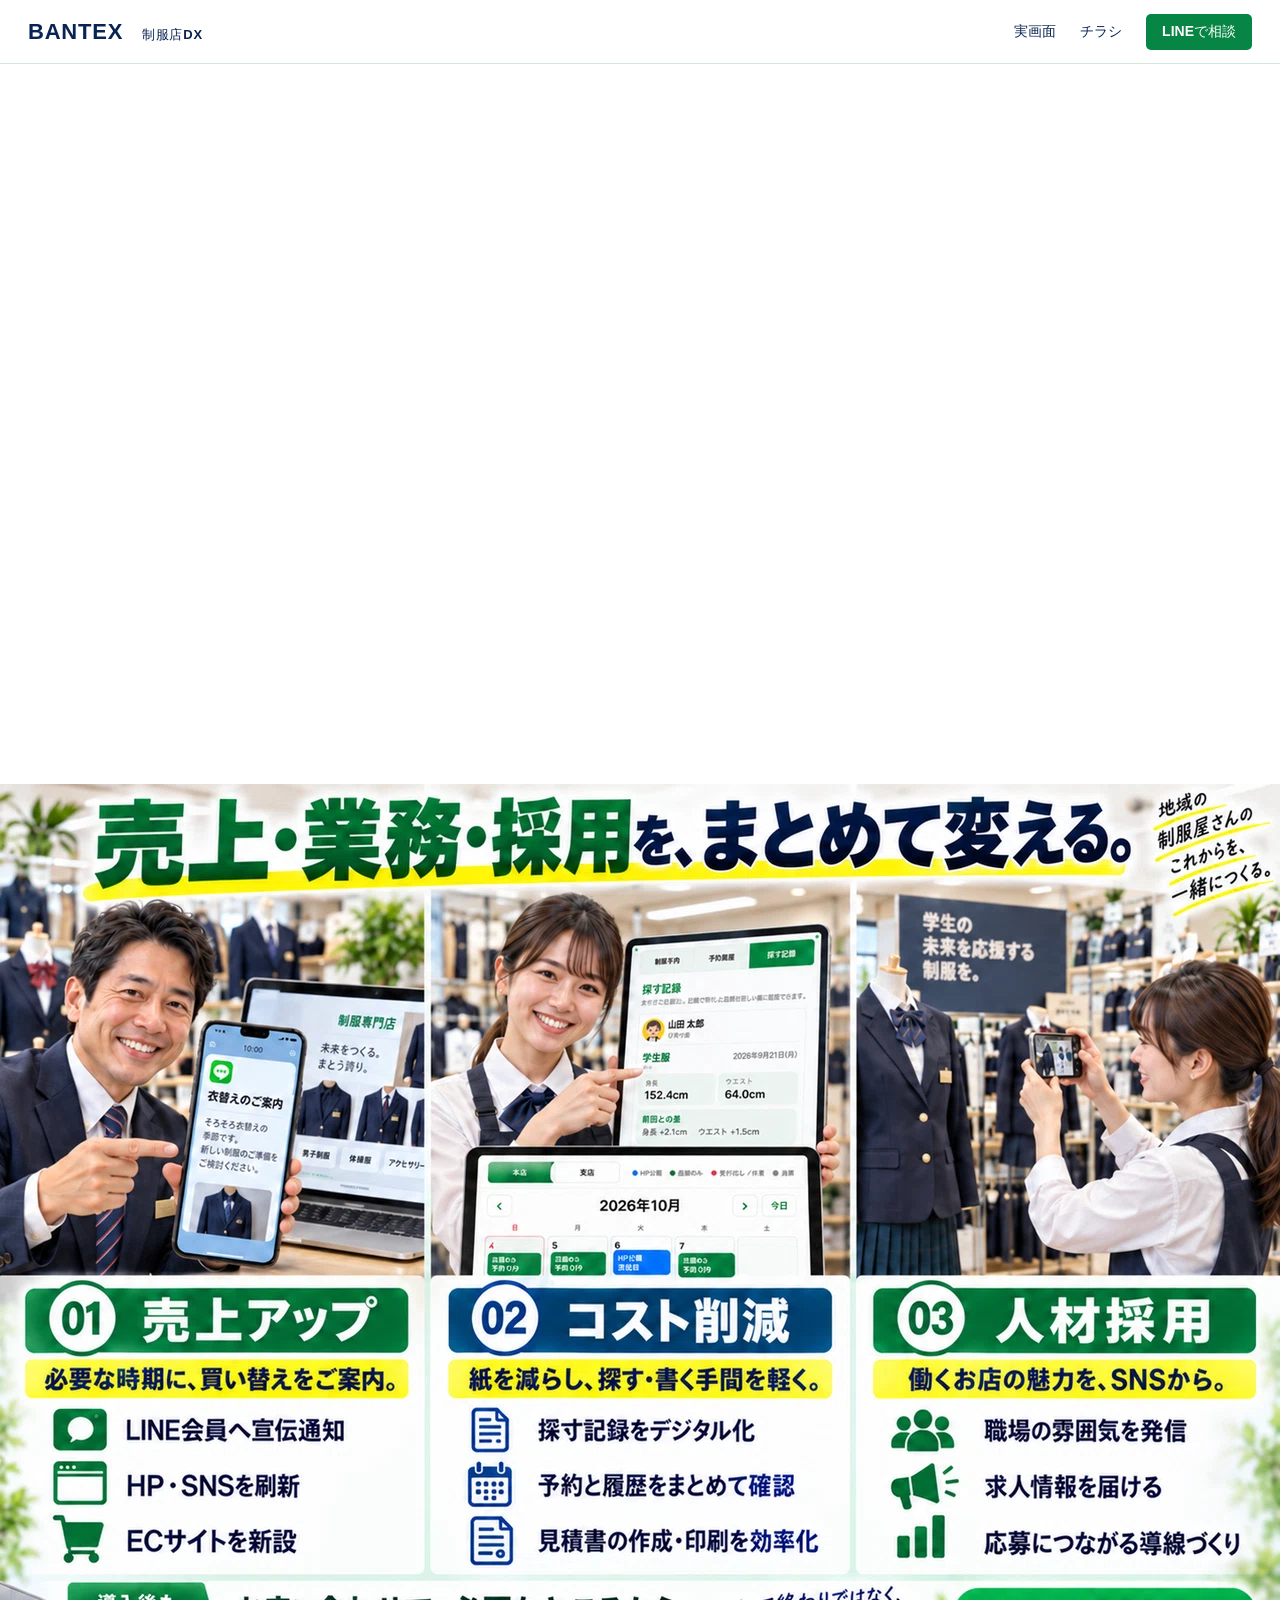
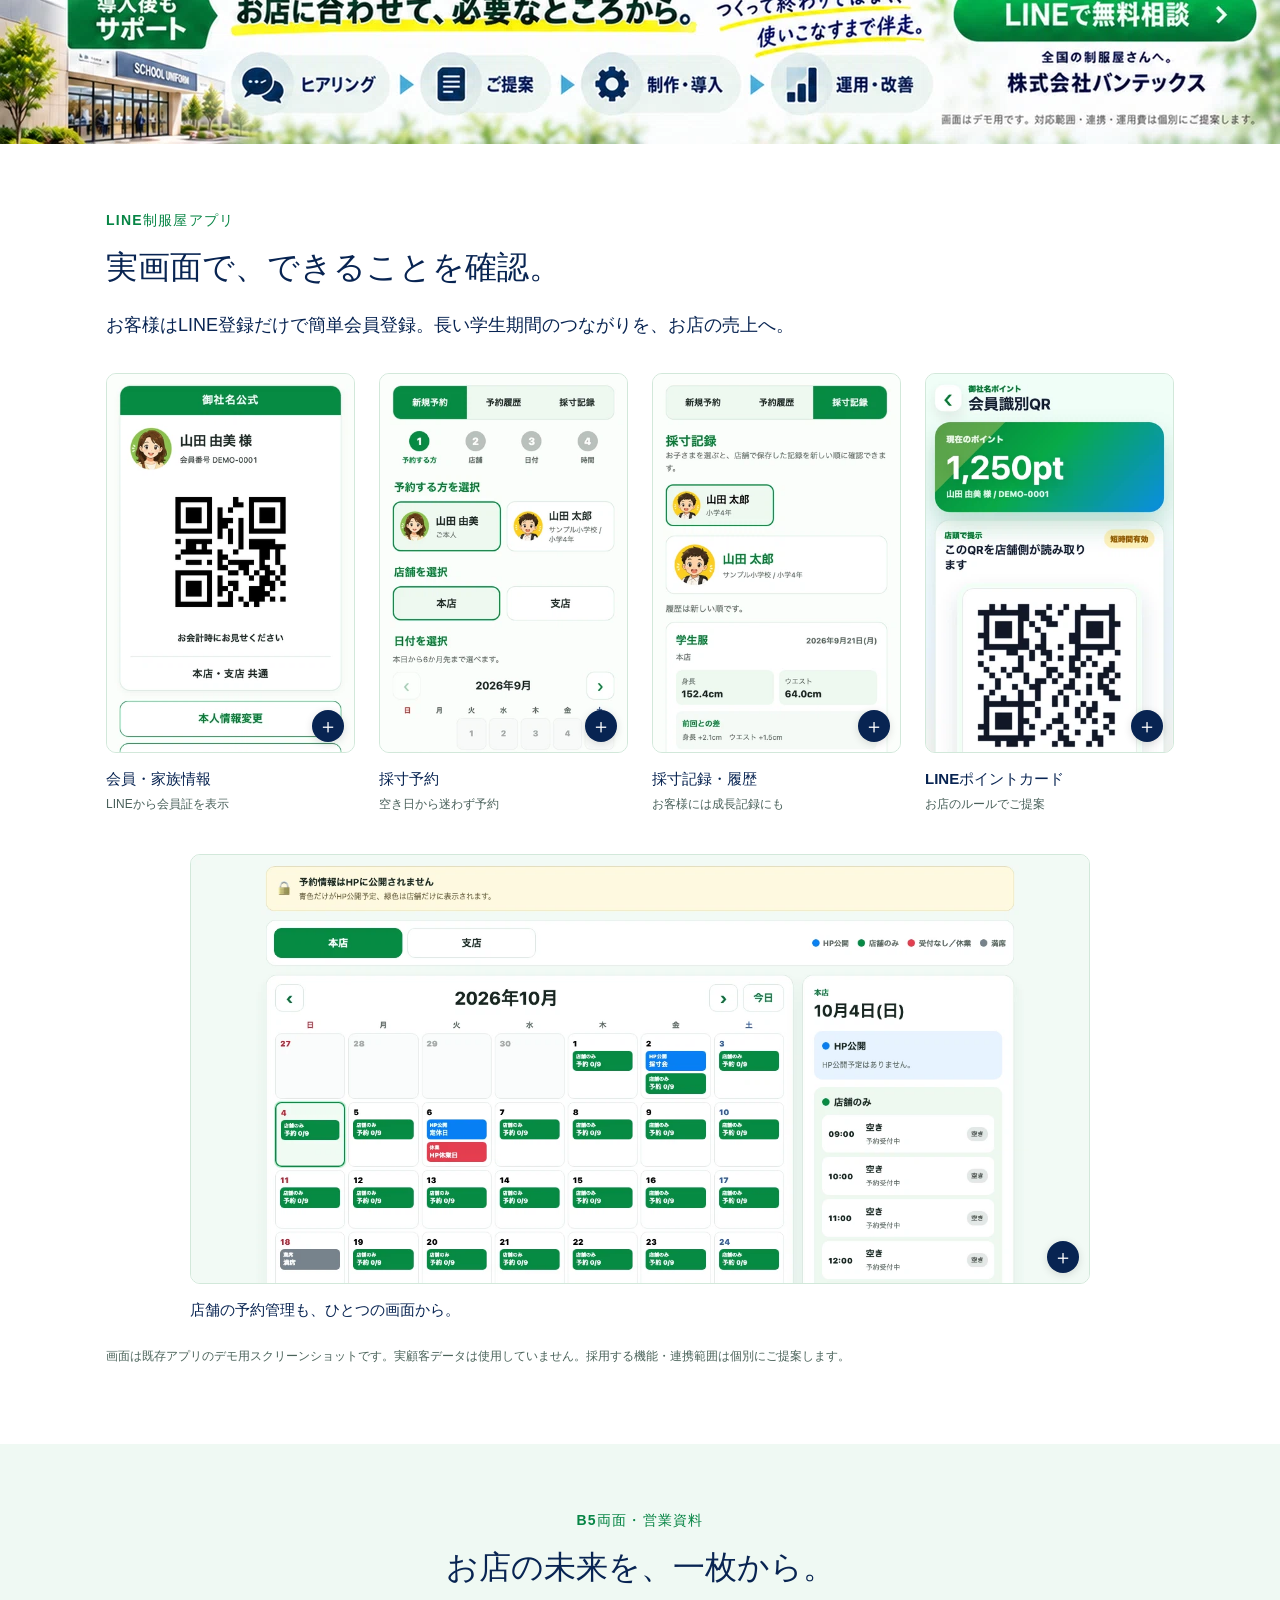
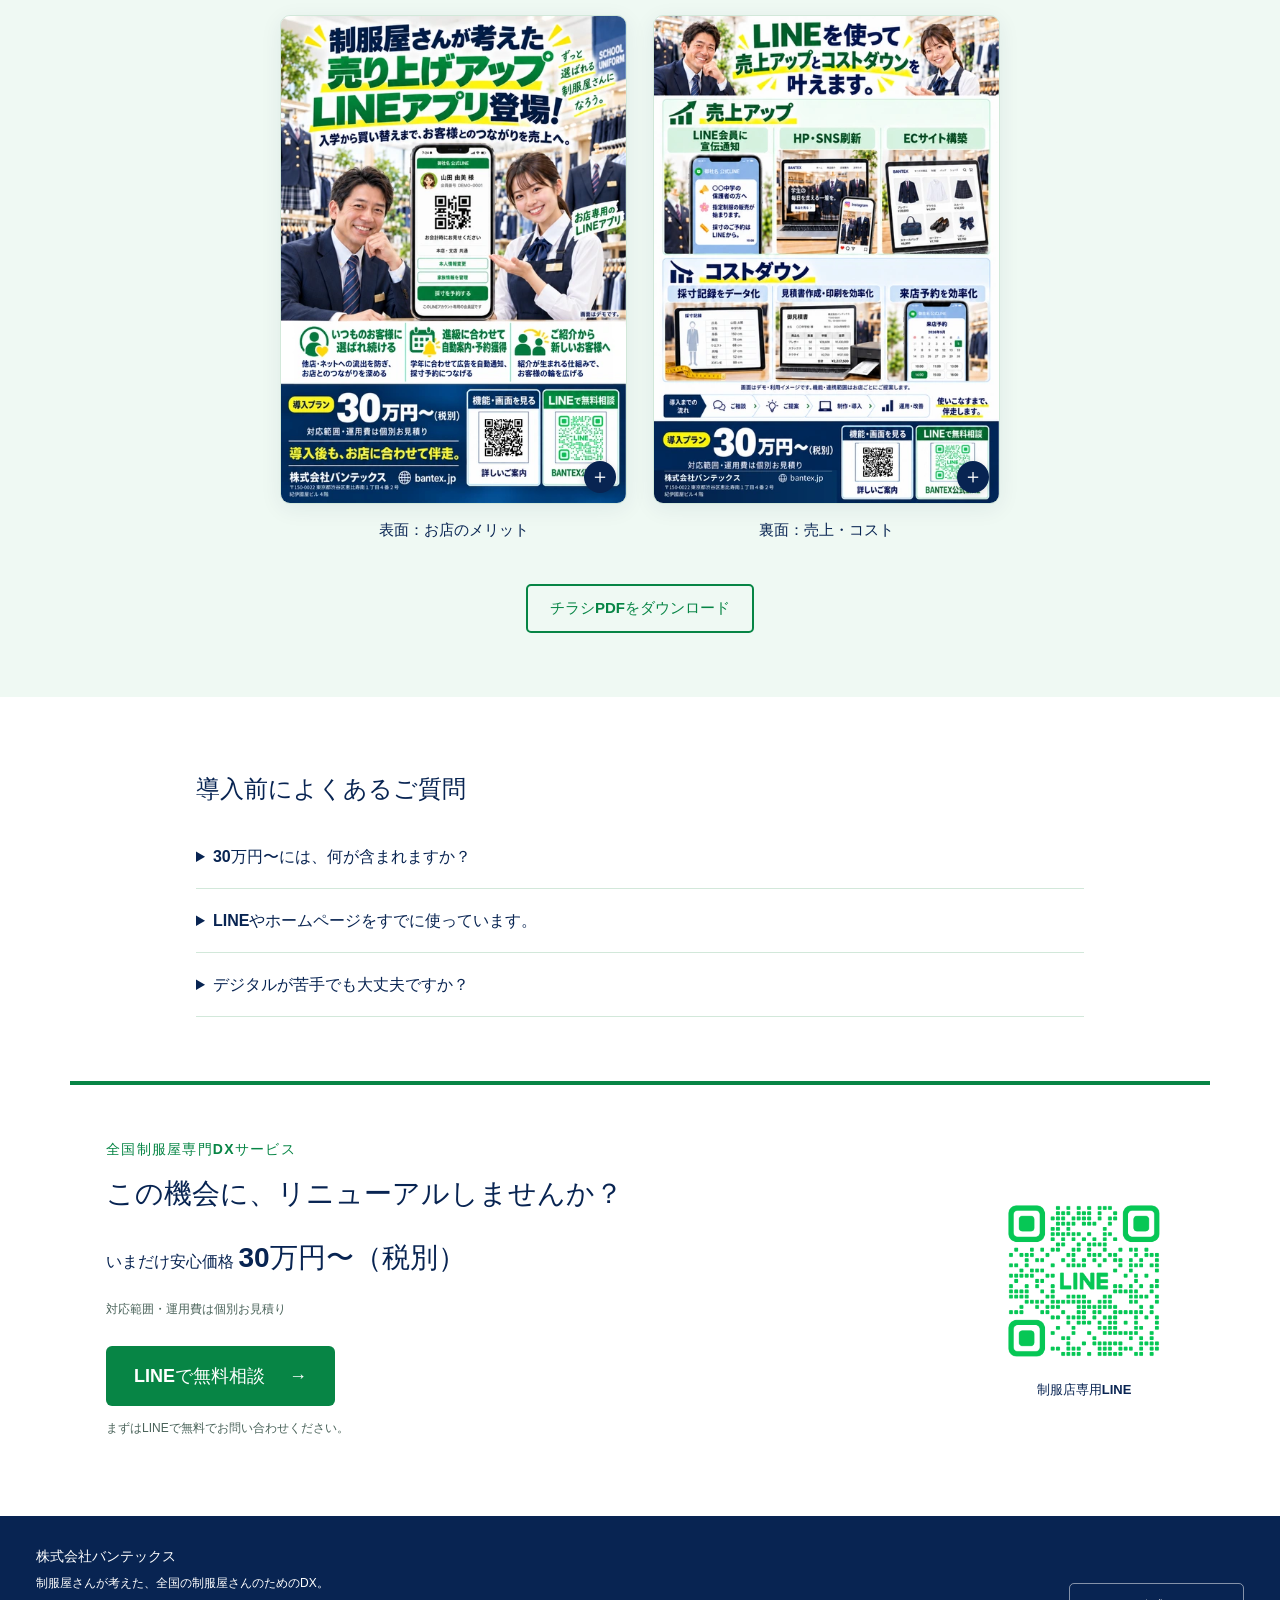
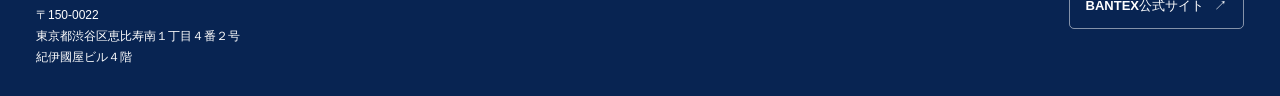
<file: index.html>
<!doctype html>
<html lang="ja">
<head>
  <meta charset="utf-8">
  <meta name="viewport" content="width=device-width, initial-scale=1, viewport-fit=cover">
  <title>全国制服屋専門DXサービス｜売上・コスト・採用をまとめて支援｜BANTEX</title>
  <meta name="description" content="制服屋さんが考えた全国制服屋専門DXサービス。LINE会員への宣伝通知、HP・SNS刷新、ECサイト新設、採寸記録のデジタル化、見積書作成・印刷、SNS採用支援をお店に合わせて提案し伴走。30万円〜（税別）。">
  <meta name="robots" content="noindex,nofollow,noarchive">
  <meta name="theme-color" content="#087f43">
  <meta property="og:title" content="制服屋さんの商売を、まとめてDX。">
  <meta property="og:description" content="制服屋さんが考えた全国制服屋専門DXサービス。売上アップ・コスト削減・人材採用を、導入後も伴走して支援。30万円〜（税別）。">
  <meta property="og:type" content="website">
  <meta property="og:url" content="https://makoban.github.io/uniform-line-lp/">
  <meta property="og:image" content="https://makoban.github.io/uniform-line-lp/assets/hero-desktop-1280.webp">
  <link rel="canonical" href="https://makoban.github.io/uniform-line-lp/">
  <link rel="icon" href="data:,">
  <link rel="stylesheet" href="styles.css?v=address-20261021-v5">
  <script src="app.js?v=dx-20261005" defer></script>
  <script type="application/ld+json">{"@context":"https://schema.org","@type":"Service","name":"全国制服屋専門DXサービス","serviceType":"制服店向けDX・LINEアプリ・HP・SNS・EC制作支援","areaServed":"JP","provider":{"@type":"Organization","name":"株式会社バンテックス","url":"https://bantex.jp/","address":{"@type":"PostalAddress","postalCode":"150-0022","addressRegion":"東京都","addressLocality":"渋谷区","streetAddress":"恵比寿南１丁目４番２号 紀伊國屋ビル４階","addressCountry":"JP"}},"description":"制服店の売上アップ、業務のデジタル化、SNS採用支援を店舗に合わせて提案し、制作・導入・運用改善を伴走支援します。"}</script>
</head>
<body>
  <a class="skip" href="#main">本文へ移動</a>
  <header class="topbar">
    <a class="brand" href="#main" aria-label="全国制服屋専門DXサービス トップ">BANTEX <span>制服店DX</span></a>
    <nav aria-label="ページ内案内"><a href="#screens">実画面</a><a href="#flyer">チラシ</a><a class="mini-cta" href="https://lin.ee/UdEpkfX" target="_blank" rel="noopener noreferrer">LINEで相談</a></nav>
  </header>
  <main id="main">
    <section class="image-section hero" aria-labelledby="hero-title">
      <h1 id="hero-title" class="sr-only">制服屋さんが考えた全国制服屋専門DXサービス。制服屋さんの商売を、まとめてDX。</h1>
      <p class="sr-only">売上アップ、コスト削減、人材採用。LINE・HP・SNS・ECをまとめてご提案。導入後も、お店に寄り添って伴走。いまだけ安心価格30万円〜（税別）。対応範囲・運用費は個別お見積り。</p>
      <picture>
        <source media="(max-width:700px)" srcset="assets/hero-mobile-640.webp 640w, assets/hero-mobile-960.webp 960w" sizes="100vw">
        <img src="assets/hero-desktop-1280.webp" srcset="assets/hero-desktop-1280.webp 1280w, assets/hero-desktop-1672.webp 1672w" sizes="(min-width:1536px) 1536px, 100vw" width="1672" height="940" fetchpriority="high" decoding="async" alt="制服屋さんの商売をまとめてDX。制服店主とスタッフが会員証と採寸記録を見せている。売上アップ、コスト削減、人材採用、30万円から税別。">
      </picture>
      <a class="image-cta hero-cta" href="https://lin.ee/UdEpkfX" target="_blank" rel="noopener noreferrer" aria-label="制服店専用LINEで無料相談"><span class="sr-only">LINEで無料相談</span></a>
    </section>
    <section class="image-section benefits" aria-labelledby="benefits-title">
      <h2 id="benefits-title" class="sr-only">売上・業務・採用を、まとめて変える。</h2>
      <div class="sr-only">
        <h3>売上アップ</h3><p>必要な時期に、買い替えをご案内。LINE会員へ宣伝通知、HP・SNSを刷新、ECサイトを新設。</p>
        <h3>コスト削減</h3><p>紙を減らし、探す・書く手間を軽く。採寸記録をデジタル化。予約と履歴をまとめて確認。見積書の作成・印刷を効率化。</p>
        <h3>人材採用</h3><p>働くお店の魅力をSNSから。職場の雰囲気を発信、求人情報を届ける、応募につながる導線づくり。</p>
        <p>お店に合わせて必要なところから。ヒアリング、ご提案、制作・導入、運用・改善。つくって終わりではなく、使いこなすまで伴走。</p>
      </div>
      <picture>
        <source media="(max-width:700px)" srcset="assets/benefits-mobile-640.webp 640w, assets/benefits-mobile-960.webp 960w" sizes="100vw">
        <img src="assets/benefits-desktop-1280.webp" srcset="assets/benefits-desktop-1280.webp 1280w, assets/benefits-desktop-1448.webp 1448w" sizes="(min-width:1536px) 1536px, 100vw" width="1448" height="1086" loading="lazy" decoding="async" alt="売上アップはLINE通知・HPとSNS刷新・EC新設。コスト削減は採寸デジタル化・予約履歴管理・見積書の効率化。採用はSNSで職場と求人を発信。導入後も伴走サポート。">
      </picture>
      <a class="image-cta benefits-cta" href="https://lin.ee/UdEpkfX" target="_blank" rel="noopener noreferrer" aria-label="制服店専用LINEで無料相談"><span class="sr-only">LINEで無料相談</span></a>
    </section>
    <section id="screens" class="content-section" aria-labelledby="screens-title">
      <p class="eyebrow">LINE制服屋アプリ</p>
      <h2 id="screens-title"><span class="phrase">実画面で、</span><span class="phrase">できることを確認。</span></h2>
      <p class="lead"><span class="phrase">お客様はLINE登録だけで</span><span class="phrase">簡単会員登録。</span><span class="phrase">長い学生期間のつながりを、</span><span class="phrase">お店の売上へ。</span></p>
      <div class="screens-grid">
        <figure><button class="zoom" data-image="assets/member-780.webp" data-caption="会員・家族情報：お店専用の会員証。架空データの画面確認例です。" aria-label="会員・家族情報の実画面を拡大"><img src="assets/member-390.webp" width="390" height="977" loading="lazy" decoding="async" alt="御社名公式と表示した実装済み会員証のデモ画面。会員QR、家族情報、採寸予約。"></button><figcaption>会員・家族情報<span>LINEから会員証を表示</span></figcaption></figure>
        <figure><button class="zoom" data-image="assets/reservation-780.webp" data-caption="採寸予約：対象者、店舗、日付、時間を選ぶ実画面のデモです。" aria-label="採寸予約の実画面を拡大"><img src="assets/reservation-390.webp" width="390" height="1214" loading="lazy" decoding="async" alt="家族や店舗、空き日を選べる採寸予約カレンダーのデモ画面。"></button><figcaption>採寸予約<span>空き日から迷わず予約</span></figcaption></figure>
        <figure><button class="zoom" data-image="assets/measurement-780.webp" data-caption="採寸記録：身長・ウエストと前回との差を確認できます。架空データです。" aria-label="採寸記録の実画面を拡大"><img src="assets/measurement-390.webp" width="390" height="937" loading="lazy" decoding="async" alt="身長152.4センチ、ウエスト64.0センチと前回との差を確認する採寸記録デモ。"></button><figcaption>採寸記録・履歴<span>お客様には成長記録にも</span></figcaption></figure>
        <figure><button class="zoom" data-image="assets/points-demo-780.webp" data-caption="LINEポイントカード：既存デモの画面例です。付与・利用・EC連携条件は個別に設計します。" aria-label="LINEポイントカードのデモ画面を拡大"><img src="assets/points-demo-390.webp" width="390" height="844" loading="lazy" decoding="async" alt="ポイント残高1250ポイントと利用履歴を表示する既存デモの画面例。"></button><figcaption>LINEポイントカード<span>お店のルールでご提案</span></figcaption></figure>
      </div>
      <figure class="staff-screen"><button class="zoom" data-image="assets/staff-calendar-1440.webp" data-caption="店舗予約管理：公開予定と店舗予約を分けて確認するローカル実画面の例です。" aria-label="店舗予約管理の実画面を拡大"><img src="assets/staff-calendar-390.webp" srcset="assets/staff-calendar-390.webp 390w, assets/staff-calendar-1440.webp 1440w" sizes="(max-width:700px) calc(100vw - 40px), 900px" width="1440" height="1201" loading="lazy" decoding="async" alt="店舗別の採寸予約カレンダーと日別の空き枠を一覧で確認する実画面の例。"></button><figcaption>店舗の予約管理も、ひとつの画面から。</figcaption></figure>
      <p class="note">画面は既存アプリのデモ用スクリーンショットです。実顧客データは使用していません。採用する機能・連携範囲は個別にご提案します。</p>
    </section>
    <section id="flyer" class="content-section flyer-section" aria-labelledby="flyer-title">
      <p class="eyebrow">B5両面・営業資料</p>
      <h2 id="flyer-title"><span class="phrase">お店の未来を、</span><span class="phrase">一枚から。</span></h2>
      <div class="flyer-grid">
        <figure><button class="zoom" data-image="assets/flyer-front-1054.webp?v=address-20261021-v5" data-caption="B5チラシ表面：顧客維持・進級時の自動案内と予約・ご紹介による新規集客。" aria-label="B5チラシ表面を拡大"><img src="assets/flyer-front-480.webp?v=address-20261021-v5" width="1054" height="1488" loading="lazy" decoding="async" alt="制服屋さんが考えた売り上げアップLINEアプリ。顧客維持・自動案内と採寸予約・紹介の仕組みを伝えるB5チラシ表面。"></button><figcaption>表面：お店のメリット</figcaption></figure>
        <figure><button class="zoom" data-image="assets/flyer-back-1054.webp?v=address-20261021-v5" data-caption="B5チラシ裏面：LINEによる売上アップ・コストダウンと導入後の伴走支援。" aria-label="B5チラシ裏面を拡大"><img src="assets/flyer-back-480.webp?v=address-20261021-v5" width="1054" height="1488" loading="lazy" decoding="async" alt="LINE会員への宣伝通知、HP・SNS刷新、ECサイト構築、採寸記録・見積書・来店予約の効率化を伝えるB5チラシ裏面。"></button><figcaption>裏面：売上・コスト</figcaption></figure>
      </div>
      <a class="outline-button" href="uniform-dx-b5.pdf?v=address-20261021-v5" download>チラシPDFをダウンロード</a>
    </section>
    <section class="content-section faq" aria-labelledby="faq-title">
      <h2 id="faq-title">導入前によくあるご質問</h2>
      <details><summary>30万円〜には、何が含まれますか？</summary><p>まず現在のお店の運用と優先したい課題を伺い、対応範囲を個別にお見積りします。すべての機能が一律30万円に含まれるという意味ではありません。運用費や外部サービスの利用料も事前にご説明します。</p></details>
      <details><summary>LINEやホームページをすでに使っています。</summary><p>現在の仕組みを確認し、活かせるものは活かしながらご提案します。LINE通知や予約、採寸記録、HP・SNS・ECの中から、必要なところを選んで進められます。</p></details>
      <details><summary>デジタルが苦手でも大丈夫ですか？</summary><p>店主さんとスタッフさんの実際の業務を伺い、無理なく使える方法を一緒に考えます。制作だけでなく、導入時の使い方と運用・改善も支援します。</p></details>
    </section>
    <section id="contact" class="contact" aria-labelledby="contact-title">
      <div><p class="eyebrow">全国制服屋専門DXサービス</p><h2 id="contact-title"><span class="phrase">この機会に、</span><span class="phrase">リニューアルしませんか？</span></h2><p><span class="phrase">いまだけ安心価格</span> <strong class="keep">30万円〜（税別）</strong></p><p class="note">対応範囲・運用費は個別お見積り</p><a class="primary-button" href="https://lin.ee/UdEpkfX" target="_blank" rel="noopener noreferrer">LINEで無料相談 <span aria-hidden="true">→</span></a><p class="note">まずはLINEで無料でお問い合わせください。</p></div>
      <a class="qr-link" href="https://lin.ee/UdEpkfX" target="_blank" rel="noopener noreferrer" aria-label="制服店専用LINEを開く"><img src="assets/bantex-line-qr.png?v=address-20261021-v5" width="540" height="540" loading="lazy" alt="制服店専用LINE問い合わせQRコード"><span>制服店専用LINE</span></a>
    </section>
  </main>
  <footer><div class="footer-info"><span class="footer-name">株式会社バンテックス</span><span>制服屋さんが考えた、全国の制服屋さんのためのDX。</span><address class="company-address"><span class="address-line">〒150-0022</span><span class="address-line"><span class="phrase">東京都渋谷区</span><span class="phrase">恵比寿南１丁目４番２号</span></span><span class="address-line">紀伊國屋ビル４階</span></address></div><a class="company-site" href="https://bantex.jp/" target="_blank" rel="noopener noreferrer">BANTEX公式サイト <span aria-hidden="true">↗</span></a></footer>
  <dialog id="imageDialog" aria-labelledby="dialogTitle"><div class="dialog-toolbar"><h2 id="dialogTitle">画面を拡大</h2><button id="closeDialog" type="button" aria-label="拡大表示を閉じる">閉じる ×</button></div><div class="dialog-scroll"><img id="dialogImage" alt=""><p id="dialogCaption"></p></div></dialog>
</body>
</html>
</file>
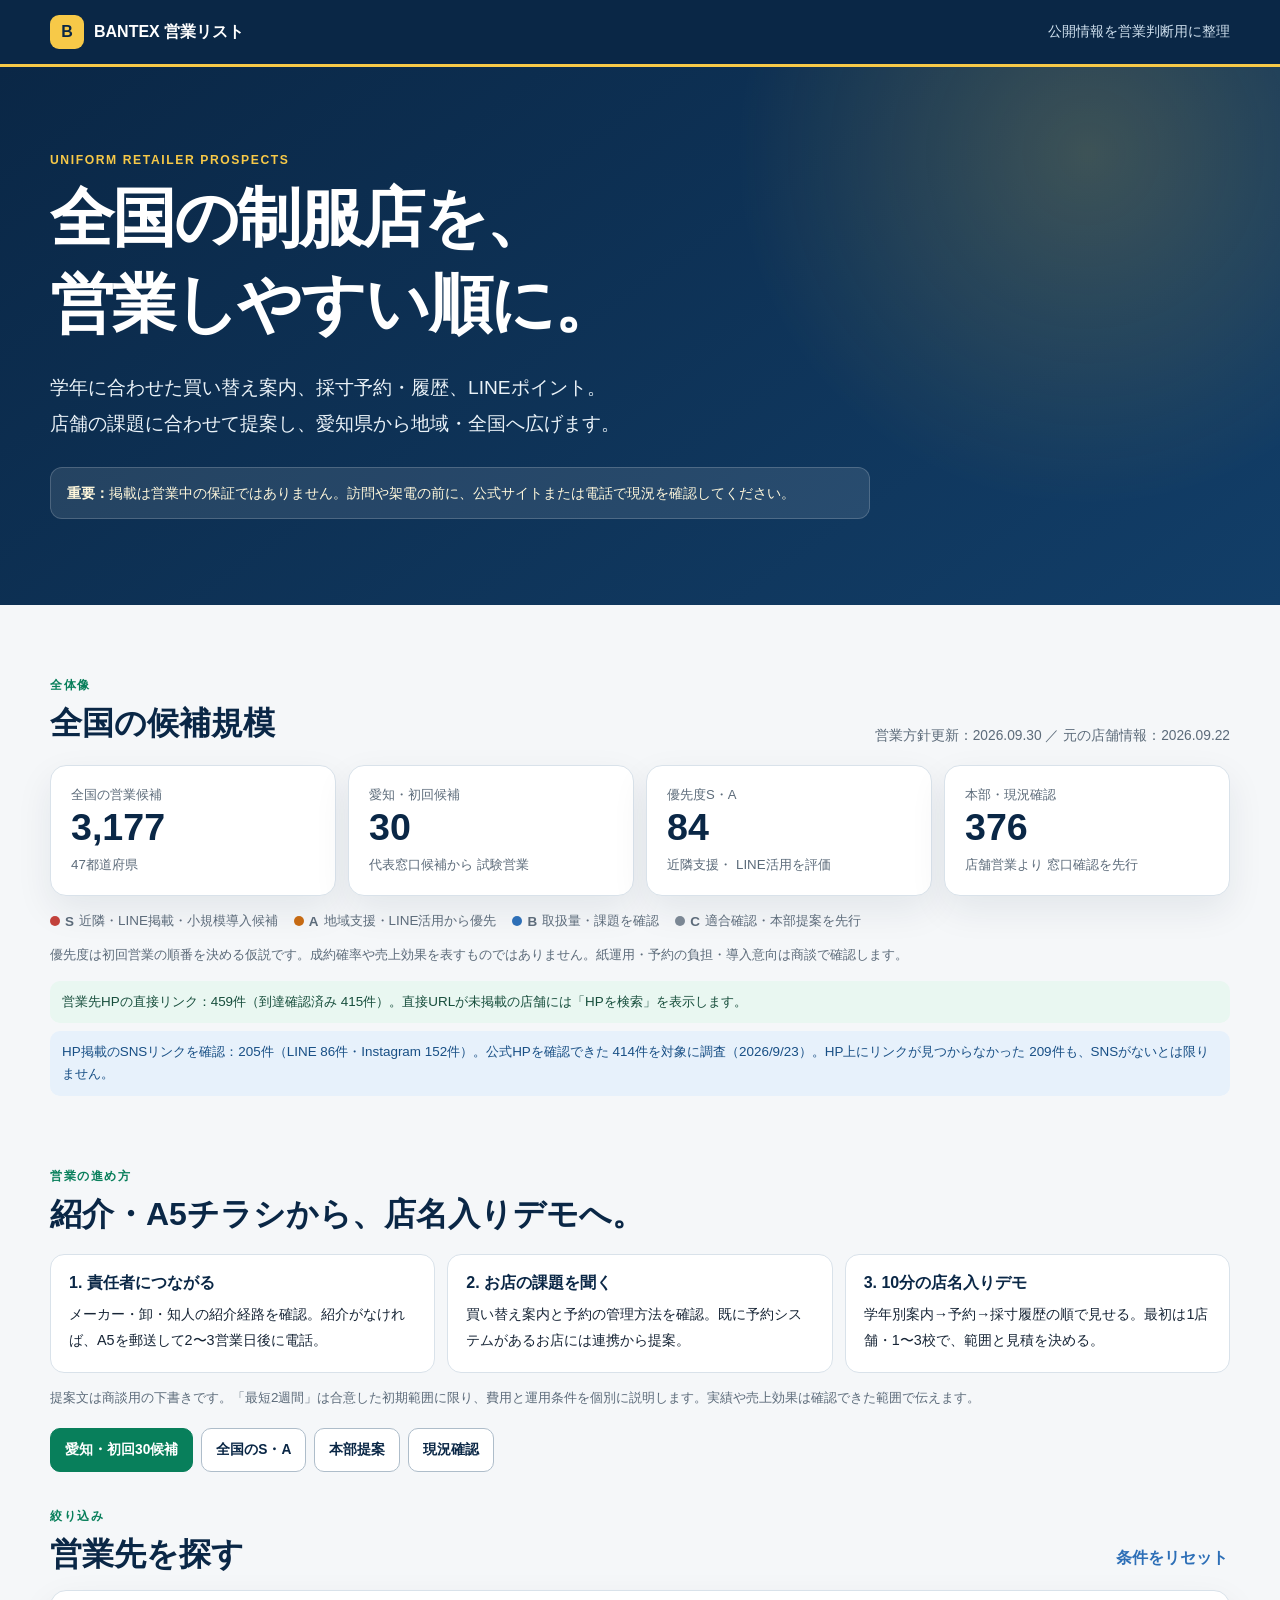
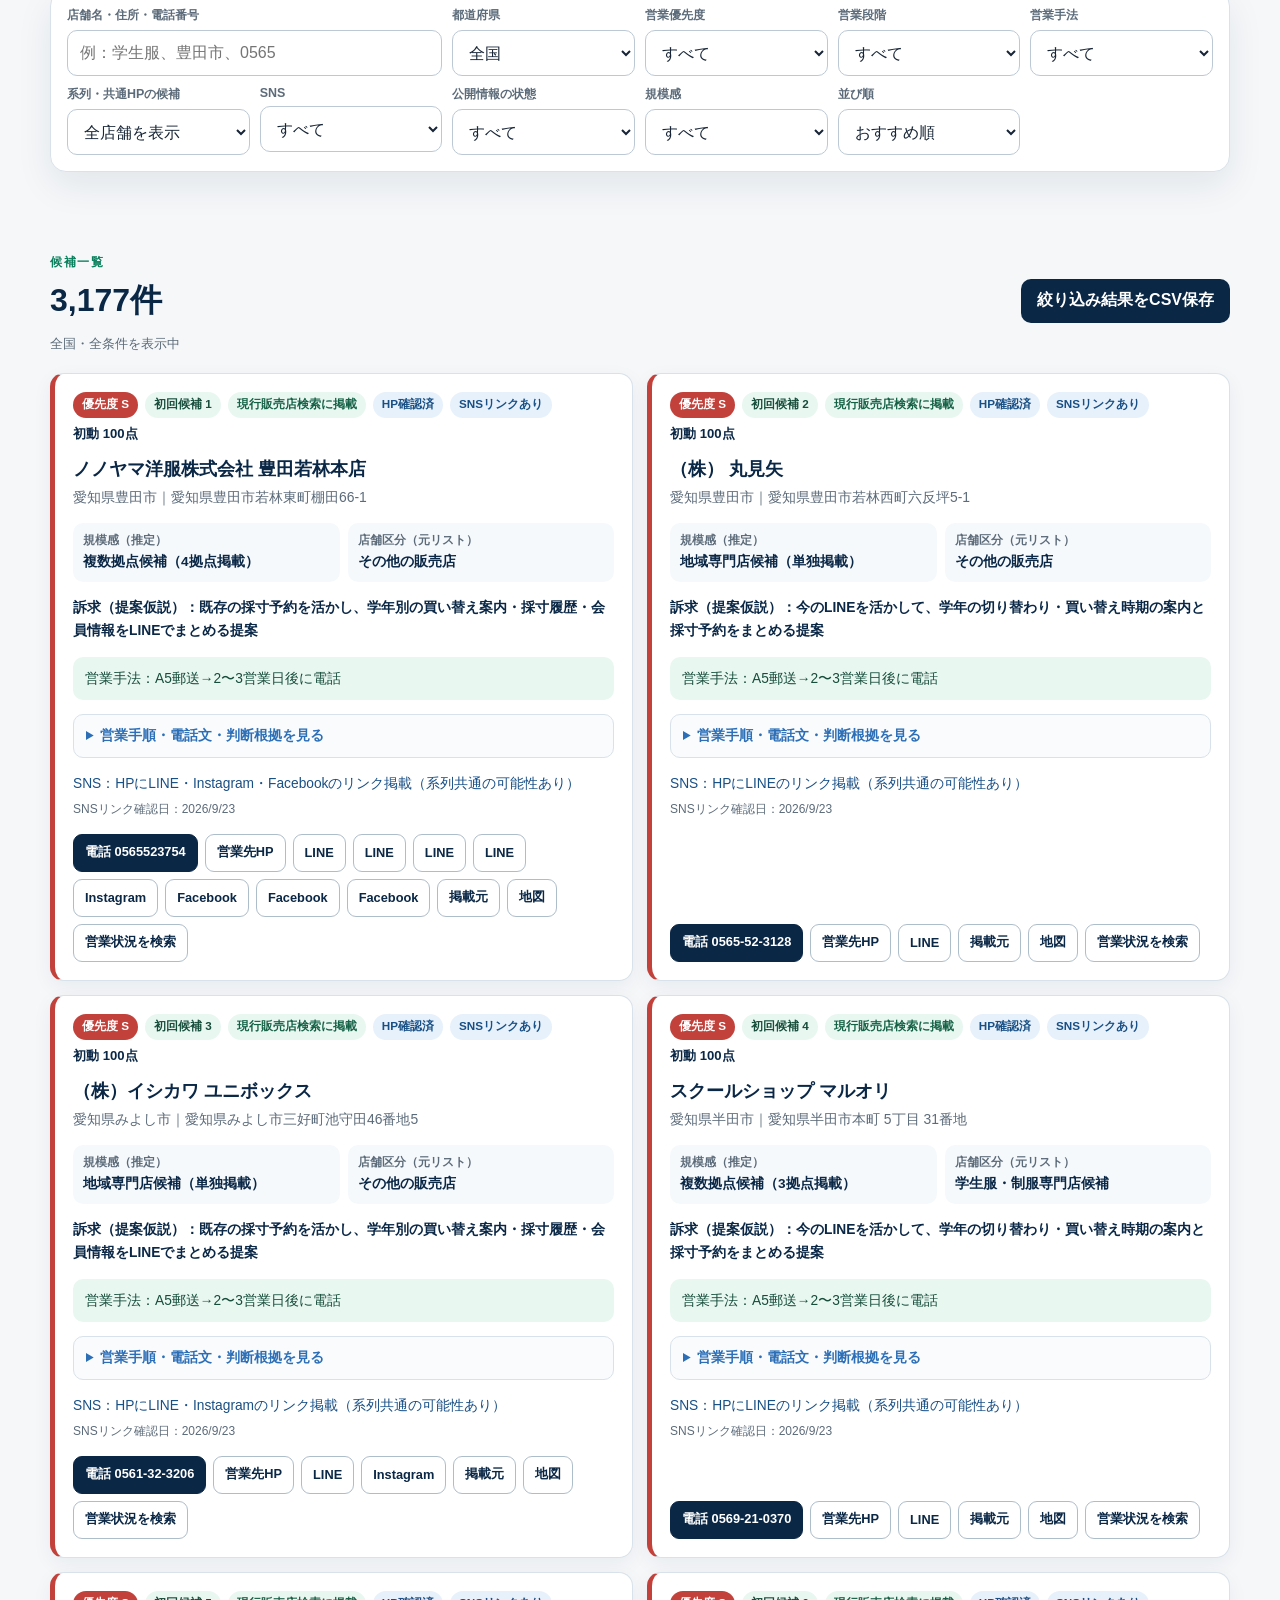
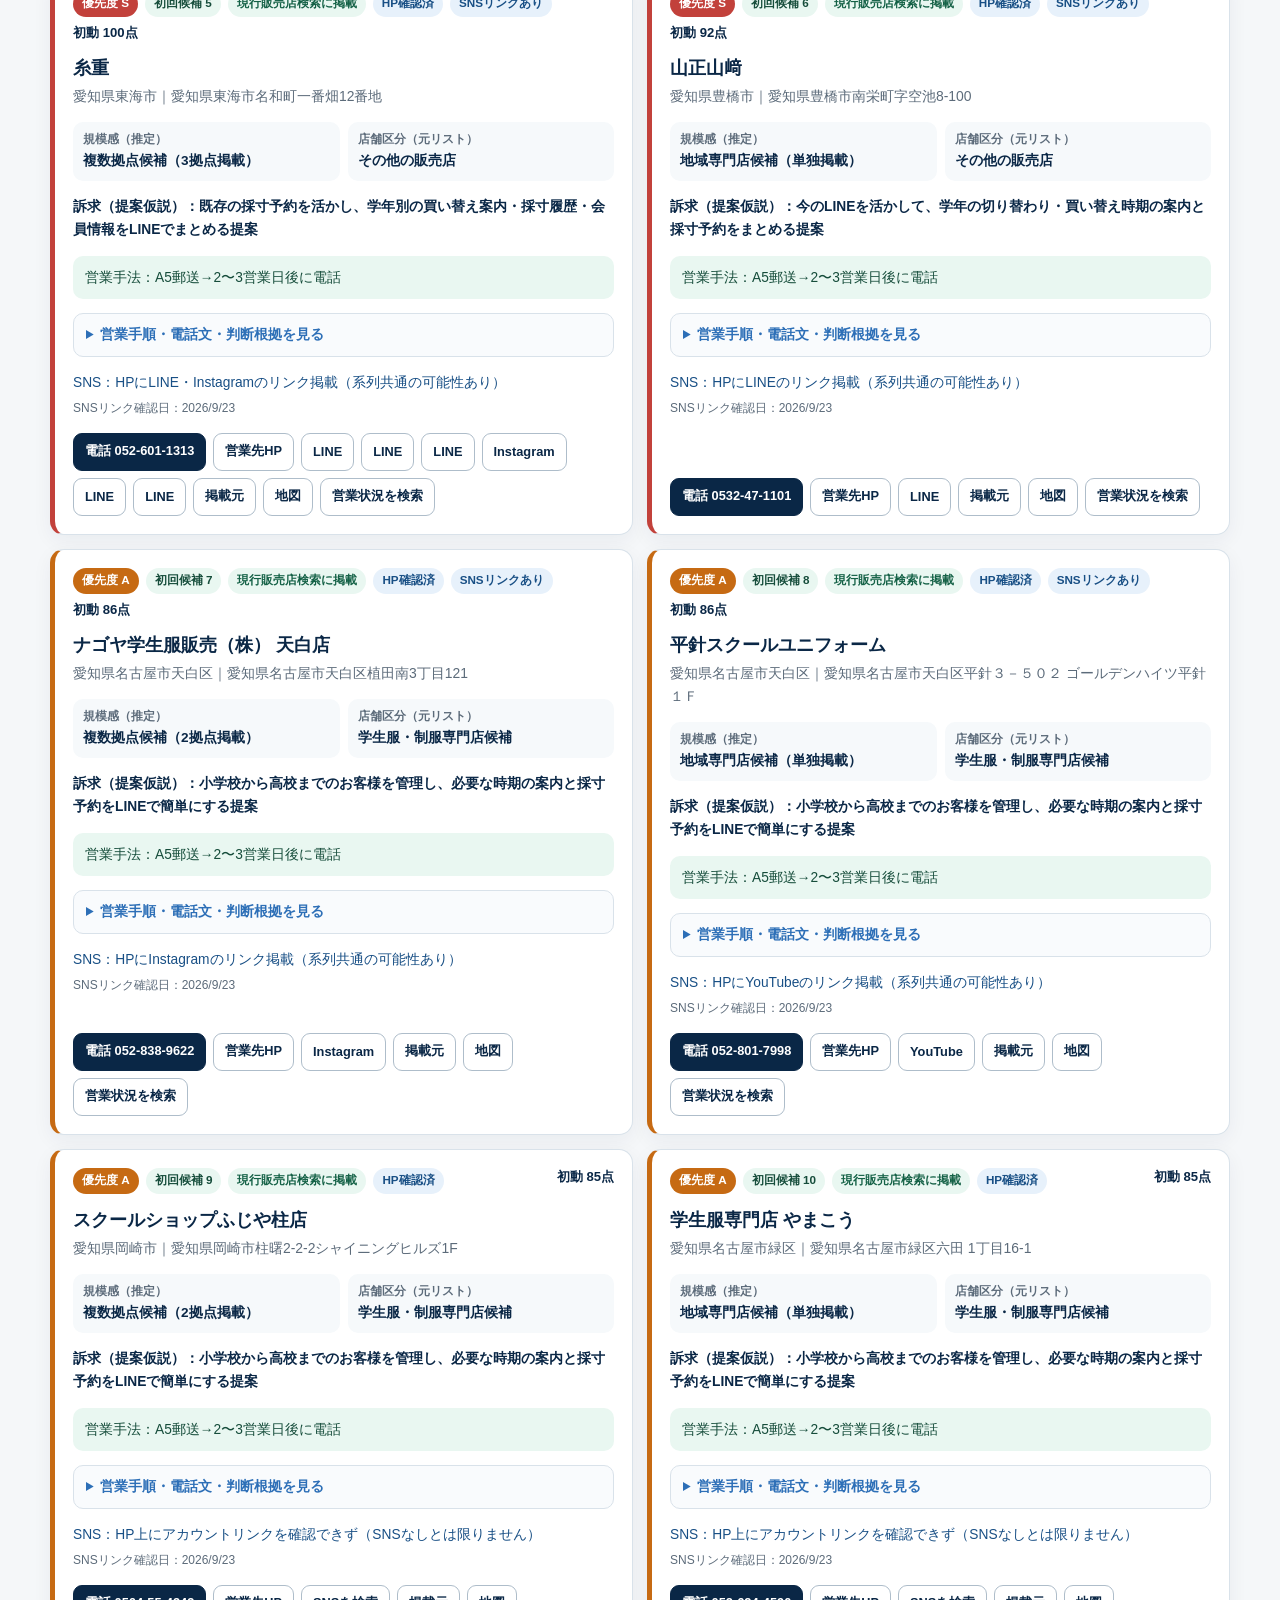
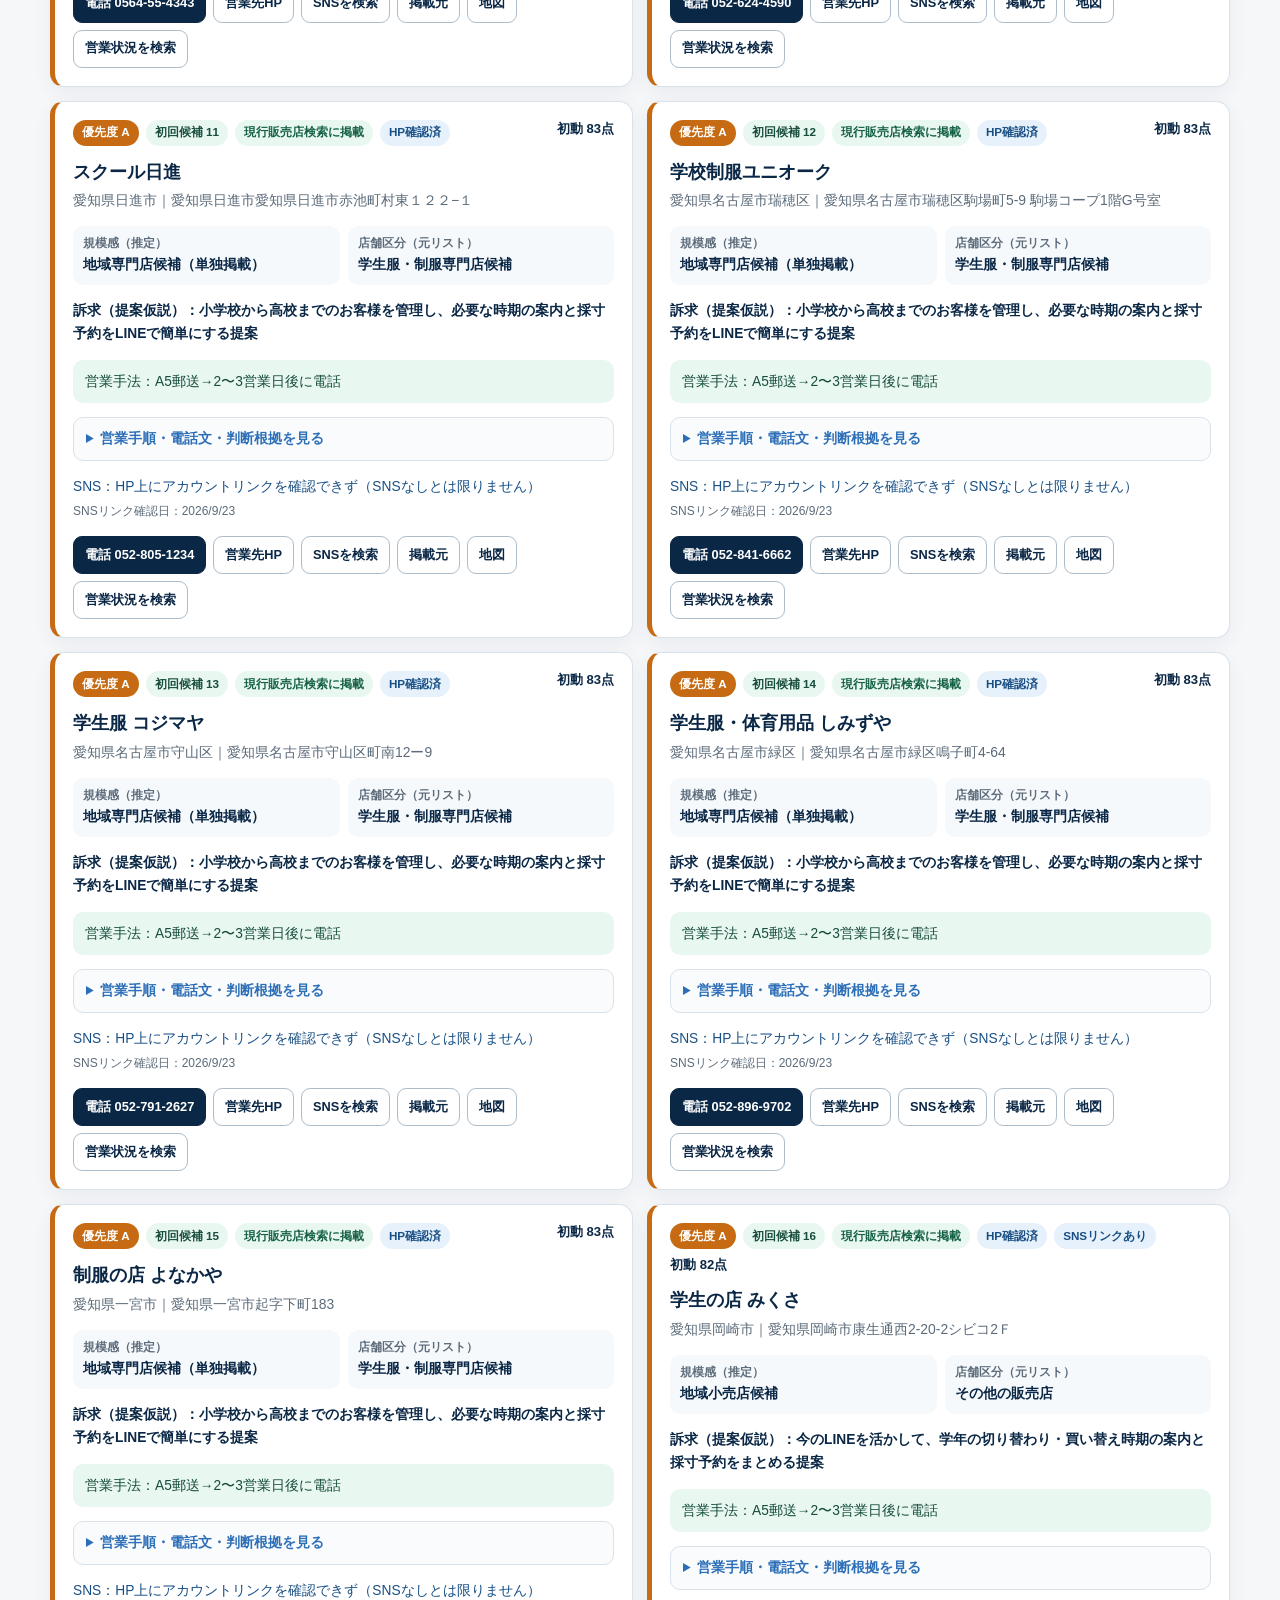
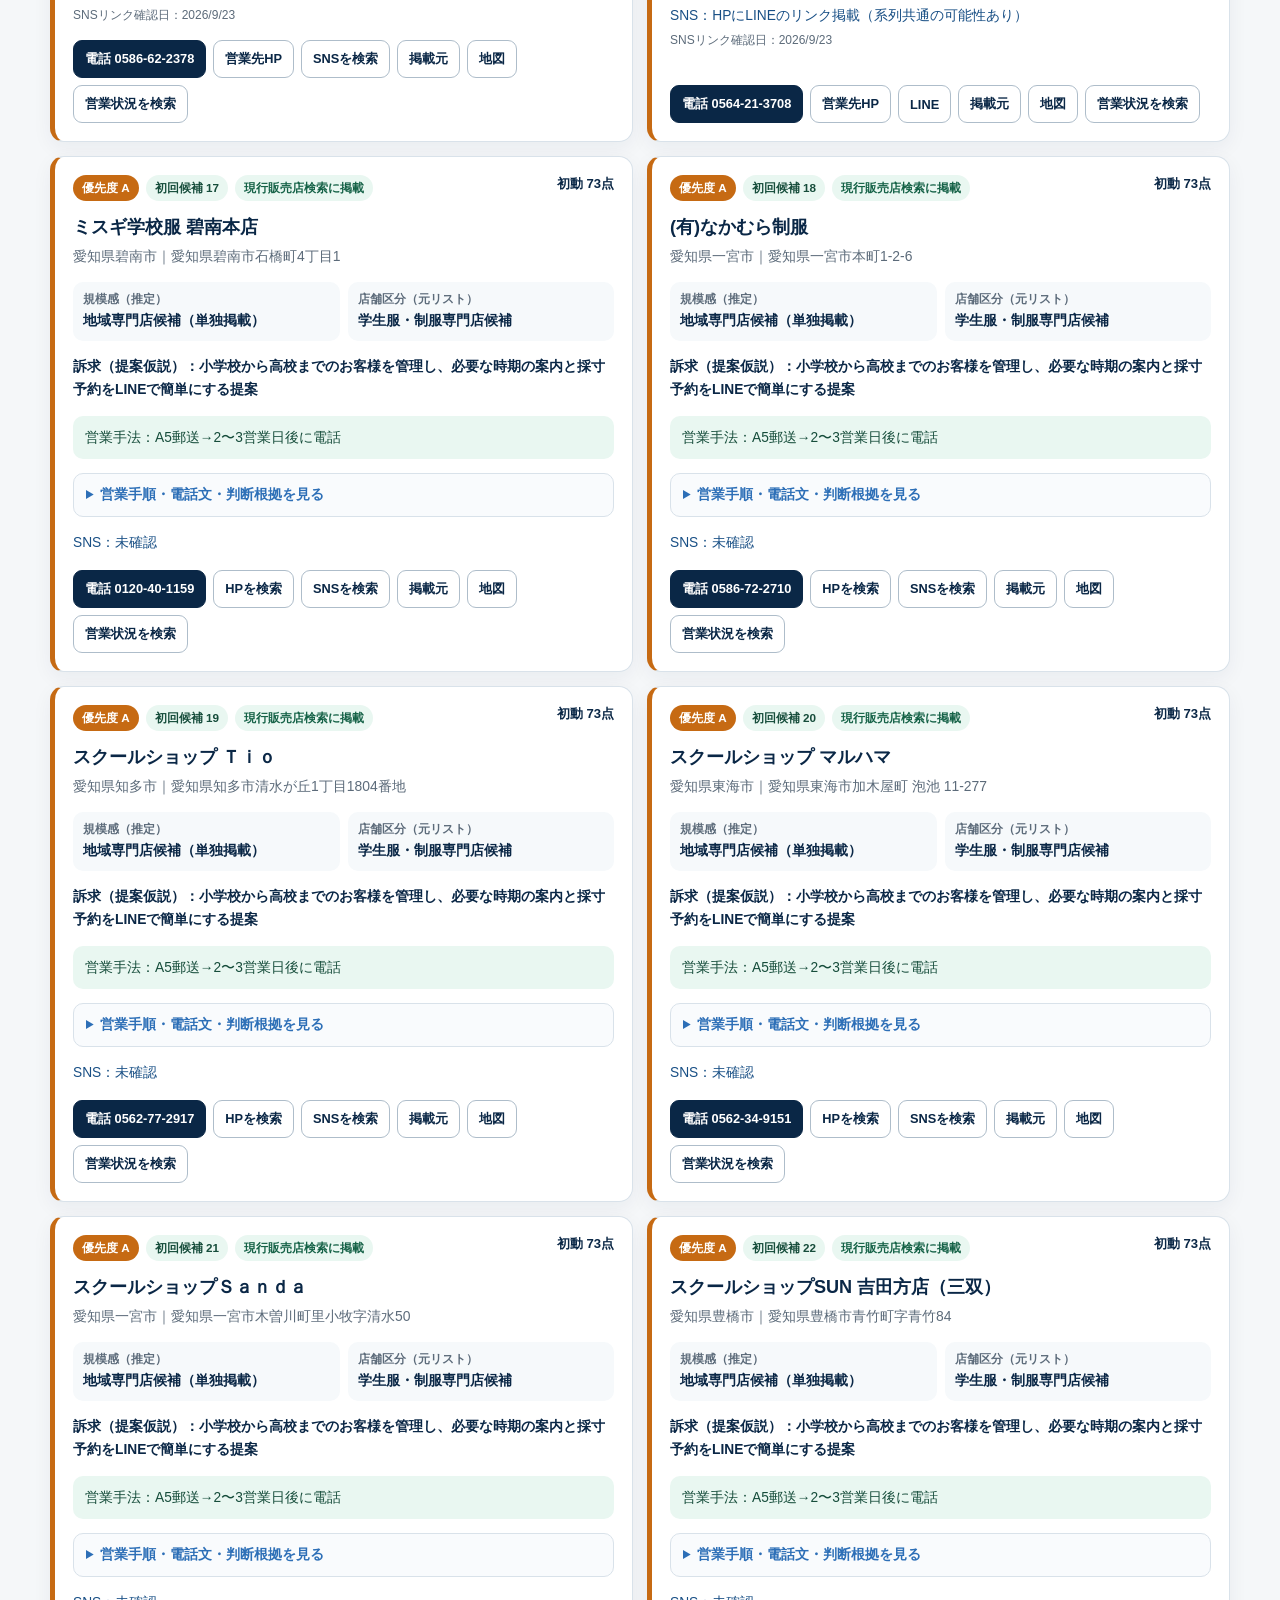
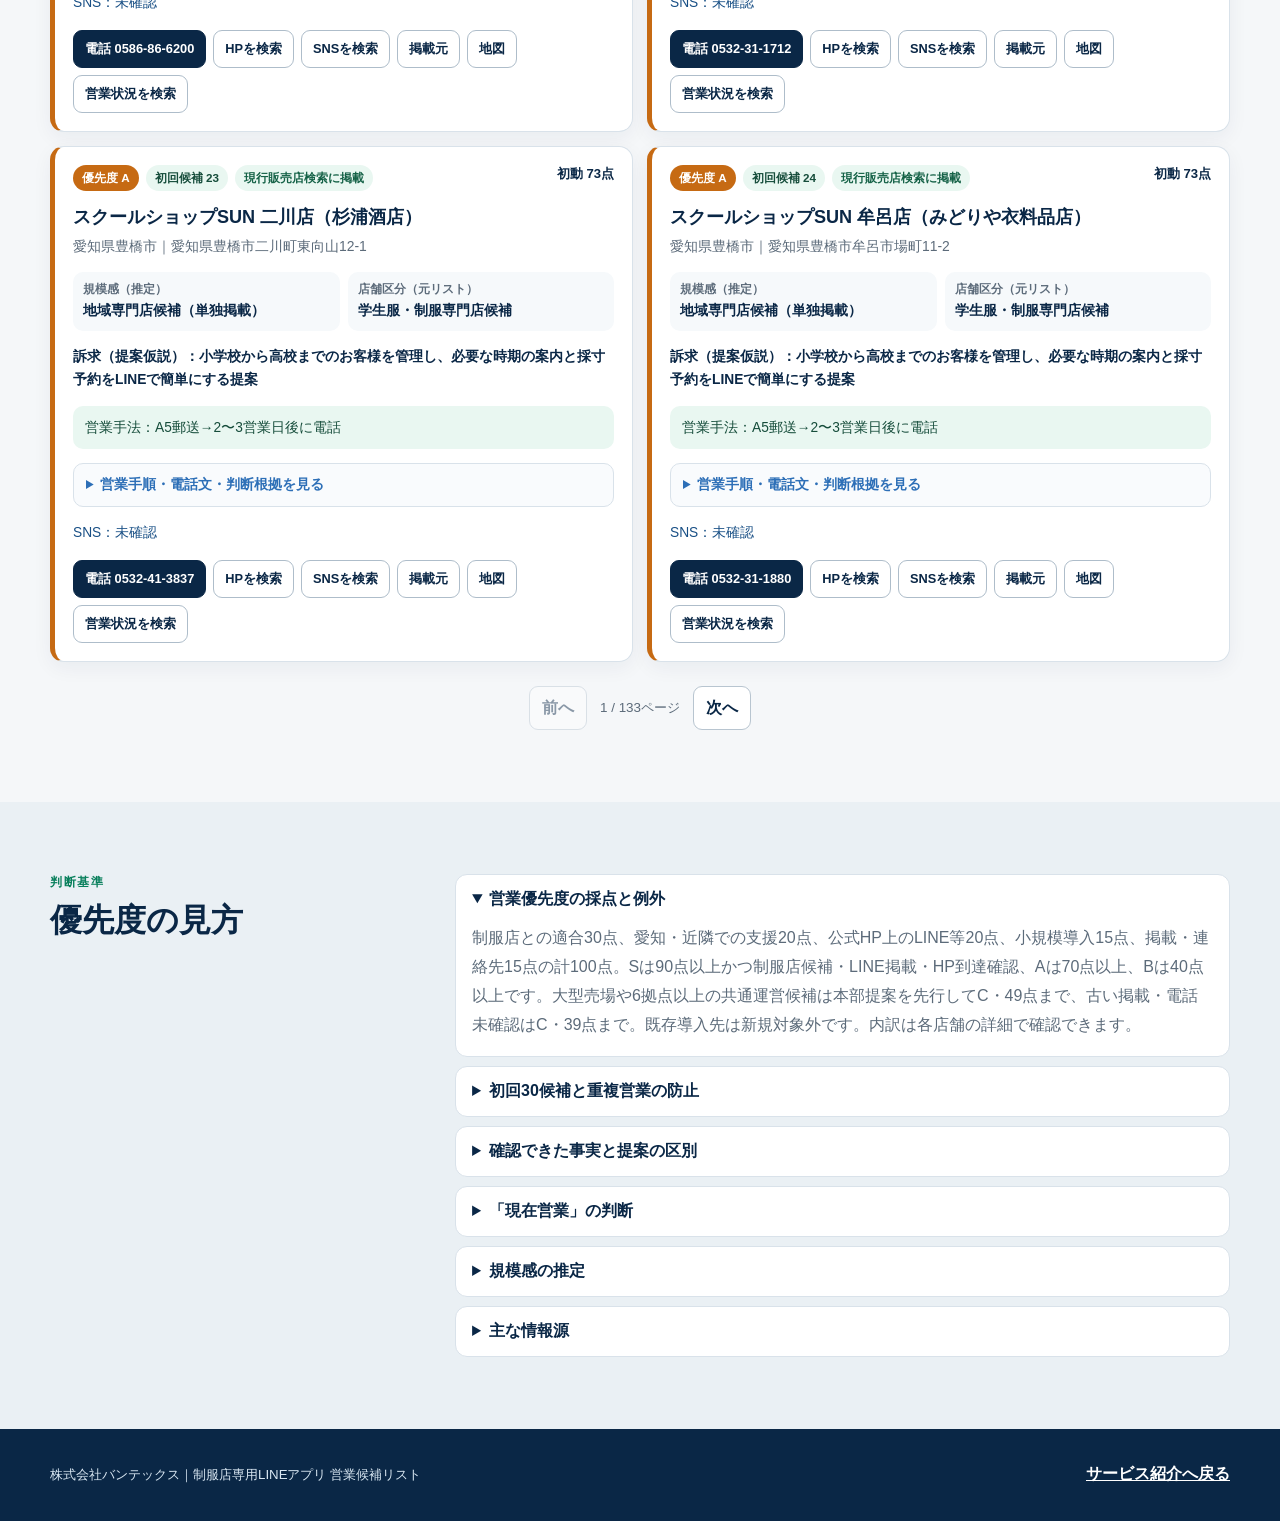
<file: prospects/index.html>
<!doctype html>
<html lang="ja">
<head>
  <meta charset="utf-8">
  <meta name="viewport" content="width=device-width, initial-scale=1, viewport-fit=cover">
  <title>全国制服店 営業候補リスト｜BANTEX</title>
  <meta name="description" content="全国の制服店の営業優先度、連絡手法、訴求内容と商談の確認事項。愛知県の初回候補からLINE制服屋アプリをご提案。">
  <meta name="robots" content="noindex,nofollow,noarchive">
  <meta name="theme-color" content="#0a2746">
  <link rel="stylesheet" href="styles.css?v=20260930-2">
</head>
<body>
  <a class="skip-link" href="#results">一覧へ移動</a>

  <header class="site-header">
    <div class="header-inner">
      <a class="brand" href="../" aria-label="制服店専用LINEアプリの紹介ページへ戻る">
        <span class="brand-mark" aria-hidden="true">B</span>
        <span>BANTEX 営業リスト</span>
      </a>
      <p class="header-note">公開情報を営業判断用に整理</p>
    </div>
  </header>

  <main>
    <section class="hero" aria-labelledby="page-title">
      <div class="hero-inner">
        <p class="eyebrow">UNIFORM RETAILER PROSPECTS</p>
        <h1 id="page-title"><span class="phrase">全国の制服店を、</span><span class="phrase">営業しやすい順に。</span></h1>
        <p class="lead"><span class="keep">学年に合わせた買い替え案内、</span><span class="keep">採寸予約・履歴、</span><span class="keep">LINEポイント。</span><span class="keep">店舗の課題に合わせて提案し、</span><span class="keep">愛知県から地域・全国へ広げます。</span></p>
        <p class="caution"><strong>重要：</strong>掲載は営業中の保証ではありません。訪問や架電の前に、公式サイトまたは電話で現況を確認してください。</p>
      </div>
    </section>

    <section class="summary-section" aria-labelledby="summary-title">
      <div class="section-inner">
        <div class="section-heading">
          <div>
            <p class="section-kicker">全体像</p>
            <h2 id="summary-title">全国の候補規模</h2>
          </div>
          <p id="updatedAt" class="updated-at">集計中</p>
        </div>
        <div class="summary-grid" id="summaryGrid" aria-live="polite"></div>
        <div class="legend" aria-label="営業優先度の説明">
          <span><i class="priority-dot priority-s"></i><strong>S</strong> 近隣・LINE掲載・小規模導入候補</span>
          <span><i class="priority-dot priority-a"></i><strong>A</strong> 地域支援・LINE活用から優先</span>
          <span><i class="priority-dot priority-b"></i><strong>B</strong> 取扱量・課題を確認</span>
          <span><i class="priority-dot priority-c"></i><strong>C</strong> 適合確認・本部提案を先行</span>
        </div>
        <p class="score-note">優先度は初回営業の順番を決める仮説です。成約確率や売上効果を表すものではありません。紙運用・予約の負担・導入意向は商談で確認します。</p>
        <p id="hpCoverage" class="hp-coverage"></p>
        <p id="snsCoverage" class="sns-coverage"></p>
      </div>
    </section>

    <section class="playbook-section" aria-labelledby="playbook-title">
      <div class="section-inner">
        <p class="section-kicker">営業の進め方</p>
        <h2 id="playbook-title">紹介・A5チラシから、店名入りデモへ。</h2>
        <div class="playbook-grid">
          <article><strong>1. 責任者につながる</strong><p>メーカー・卸・知人の紹介経路を確認。紹介がなければ、A5を郵送して2〜3営業日後に電話。</p></article>
          <article><strong>2. お店の課題を聞く</strong><p>買い替え案内と予約の管理方法を確認。既に予約システムがあるお店には連携から提案。</p></article>
          <article><strong>3. 10分の店名入りデモ</strong><p>学年別案内→予約→採寸履歴の順で見せる。最初は1店舗・1〜3校で、範囲と見積を決める。</p></article>
        </div>
        <p class="score-note">提案文は商談用の下書きです。「最短2週間」は合意した初期範囲に限り、費用と運用条件を個別に説明します。実績や売上効果は確認できた範囲で伝えます。</p>
        <div class="quick-filters" aria-label="営業段階をすぐに選ぶ">
          <button type="button" data-preset="pilot">愛知・初回30候補</button>
          <button type="button" data-preset="high">全国のS・A</button>
          <button type="button" data-preset="headquarters">本部提案</button>
          <button type="button" data-preset="verify">現況確認</button>
        </div>
      </div>
    </section>

    <section class="controls-section" aria-labelledby="filter-title">
      <div class="section-inner">
        <div class="section-heading compact">
          <div>
            <p class="section-kicker">絞り込み</p>
            <h2 id="filter-title">営業先を探す</h2>
          </div>
          <button id="resetButton" class="text-button" type="button">条件をリセット</button>
        </div>

        <form id="filterForm" class="filter-grid" role="search">
          <label class="field field-wide">
            <span>店舗名・住所・電話番号</span>
            <input id="searchInput" type="search" placeholder="例：学生服、豊田市、0565" autocomplete="off">
          </label>
          <label class="field">
            <span>都道府県</span>
            <select id="prefectureSelect"><option value="">全国</option></select>
          </label>
          <label class="field">
            <span>営業優先度</span>
            <select id="prioritySelect">
              <option value="">すべて</option>
              <option value="S">S：最優先</option>
              <option value="A">A：優先</option>
              <option value="high">S・A：優先候補</option>
              <option value="B">B：確認後</option>
              <option value="C">C：適合・本部確認</option>
            </select>
          </label>
          <label class="field">
            <span>営業段階</span>
            <select id="phaseSelect">
              <option value="">すべて</option>
              <option value="pilot">愛知・初回30候補</option>
              <option value="expand">地域・全国展開</option>
              <option value="qualify">課題・取扱を確認</option>
              <option value="headquarters">本部・運営会社へ</option>
              <option value="verify">現況・連絡先を確認</option>
              <option value="exclude">既存導入先・新規対象外</option>
            </select>
          </label>
          <label class="field">
            <span>営業手法</span>
            <select id="methodSelect">
              <option value="">すべて</option>
              <option value="postal">A5郵送→電話</option>
              <option value="phone">電話→資料・デモ</option>
              <option value="headquarters">本部窓口の確認</option>
              <option value="verify">現況の確認</option>
              <option value="none">新規対象外</option>
            </select>
          </label>
          <label class="field">
            <span>系列・共通HPの候補</span>
            <select id="contactSelect">
              <option value="">全店舗を表示</option>
              <option value="representative">代表窓口候補のみ</option>
            </select>
          </label>
          <label class="field">
            <span>SNS</span>
            <select id="socialSelect">
              <option value="">すべて</option>
              <option value="linked">HPにSNSリンクあり</option>
              <option value="LINE">LINEあり</option>
              <option value="Instagram">Instagramあり</option>
              <option value="no_link">HPにリンク未掲載</option>
              <option value="unchecked">未確認</option>
            </select>
          </label>
          <label class="field">
            <span>公開情報の状態</span>
            <select id="statusSelect">
              <option value="">すべて</option>
              <option value="high">公式サイト掲載あり</option>
              <option value="medium">現行販売店検索に掲載</option>
              <option value="check">古い掲載・要確認</option>
            </select>
          </label>
          <label class="field">
            <span>規模感</span>
            <select id="scaleSelect">
              <option value="">すべて</option>
              <option value="specialist">地域専門店</option>
              <option value="multi">複数拠点候補</option>
              <option value="local">地域小売店</option>
              <option value="large">大型小売・百貨店等</option>
            </select>
          </label>
          <label class="field">
            <span>並び順</span>
            <select id="sortSelect">
              <option value="priority">おすすめ順</option>
              <option value="prefecture">都道府県順</option>
              <option value="name">店舗名順</option>
            </select>
          </label>
        </form>
      </div>
    </section>

    <section id="results" class="results-section" aria-labelledby="results-title">
      <div class="section-inner">
        <div class="results-toolbar">
          <div>
            <p class="section-kicker">候補一覧</p>
            <h2 id="results-title"><span id="resultCount">0</span>件</h2>
          </div>
          <button id="downloadButton" class="download-button" type="button">絞り込み結果をCSV保存</button>
        </div>

        <div id="activeFilters" class="active-filters" aria-live="polite"></div>
        <div id="storeList" class="store-list"></div>
        <p id="emptyState" class="empty-state" hidden>条件に一致する候補がありません。絞り込み条件を変えてください。</p>
        <nav id="pagination" class="pagination" aria-label="一覧のページ送り"></nav>
      </div>
    </section>

    <section class="method-section" aria-labelledby="method-title">
      <div class="section-inner method-grid">
        <div>
          <p class="section-kicker">判断基準</p>
          <h2 id="method-title">優先度の見方</h2>
        </div>
        <div class="method-copy">
          <details open>
            <summary>営業優先度の採点と例外</summary>
            <p>制服店との適合30点、愛知・近隣での支援20点、公式HP上のLINE等20点、小規模導入15点、掲載・連絡先15点の計100点。Sは90点以上かつ制服店候補・LINE掲載・HP到達確認、Aは70点以上、Bは40点以上です。大型売場や6拠点以上の共通運営候補は本部提案を先行してC・49点まで、古い掲載・電話未確認はC・39点まで。既存導入先は新規対象外です。内訳は各店舗の詳細で確認できます。</p>
          </details>
          <details>
            <summary>初回30候補と重複営業の防止</summary>
            <p>愛知県内で電話があり、現行掲載・5拠点以内・55点以上の専門店等から代表窓口候補を選び、上位30候補を初回対象にしています。名称や共通HPからの系列推定は法人同一性の保証ではありません。実際の運営会社と決裁者を確認し、同じ会社へ重複して連絡しない運用を推奨します。</p>
          </details>
          <details>
            <summary>確認できた事実と提案の区別</summary>
            <p>一部の愛知県店舗は2026年9月30日に公式HPの取扱校・店舗数・予約導線を追加確認しました。他の掲載・SNS情報には元の取得日を表示します。予約リンクがないことは電話・紙運用の証拠ではありません。各店舗の訴求・質問・電話文は営業仮説であり、課題、予算、会員数、連携可否を商談で確認して提案範囲を決めます。</p>
          </details>
          <details>
            <summary>「現在営業」の判断</summary>
            <p>「公式サイト掲載あり」は店舗公式ページ、「現行販売店検索に掲載」はカンコー学生服の公開検索で取得日に掲載を確認したものです。どちらも営業中を保証するものではありません。「古い掲載・要確認」は掲載日の古い福井県の販売店情報で、電話確認を前提にしています。</p>
          </details>
          <details>
            <summary>規模感の推定</summary>
            <p>店舗名、業態、同系列と考えられる掲載拠点数から「地域専門店」「複数拠点候補」「地域小売店」「大型小売・百貨店等」に分類しています。法人規模や売上高を確認したものではないため、営業前の仮説として使用してください。</p>
          </details>
          <details>
            <summary>主な情報源</summary>
            <p><a href="https://kanko-gakuseifuku.co.jp/shopinfo/map" target="_blank" rel="noopener noreferrer">カンコー学生服 全国販売店検索</a>、<a href="http://www.yamako8.info/school/" target="_blank" rel="noopener noreferrer">山耕学生服販売店ナビ</a>、香川県内店舗の公式サイトです。SNSは営業先HP内のアカウントリンクを確認したもので、掲載先のアカウントへカードから直接移動できます。系列共通のアカウントを含む可能性があります。リンクが見つからない場合でも、SNSが存在しないことは意味しません。</p>
          </details>
        </div>
      </div>
    </section>
  </main>

  <footer>
    <div class="footer-inner">
      <p>株式会社バンテックス｜制服店専用LINEアプリ 営業候補リスト</p>
      <a href="../">サービス紹介へ戻る</a>
    </div>
  </footer>

  <script src="stores.js?v=20260930-2"></script>
  <script src="app.js?v=20260930-2"></script>
</body>
</html>
</file>
<file: styles.css>
:root{--navy:#082452;--green:#078545;--mint:#eff9f3;--line:#d2e8da;--yellow:#fff136;font-family:"Hiragino Kaku Gothic ProN","Yu Gothic",Meiryo,sans-serif;color:var(--navy);background:#fff;font-weight:500;font-synthesis:none}
*,*::before,*::after{box-sizing:border-box}html{scroll-behavior:smooth}body{margin:0}a{color:inherit}button{font:inherit;cursor:pointer}img{display:block;max-width:100%;height:auto}h1,h2,h3{line-break:strict;text-wrap:balance}p,li{line-break:strict;word-break:normal;overflow-wrap:normal;text-wrap:pretty;line-height:1.8}h2{font-size:32px;line-height:1.5;margin:10px 0 18px}.phrase,.keep{display:inline-block;max-width:100%;white-space:nowrap}figure{margin:0;min-width:0}section{scroll-margin-top:80px}a:focus-visible,button:focus-visible,summary:focus-visible{outline:3px solid #126dda;outline-offset:4px}.sr-only{position:absolute;width:1px;height:1px;padding:0;margin:-1px;clip:rect(0,0,0,0);clip-path:inset(50%);white-space:nowrap;overflow:hidden}.skip{position:absolute;left:12px;top:-100px;background:#fff;padding:12px;z-index:10}.skip:focus{top:10px}
.topbar{max-width:1536px;margin:auto;min-height:64px;display:flex;gap:16px;align-items:center;justify-content:space-between;padding:12px 28px;border-bottom:1px solid var(--line)}.brand{text-decoration:none;font-weight:900;letter-spacing:.035em;font-size:22px;white-space:nowrap}.brand span{font-size:13px;margin-left:12px}.topbar nav{display:flex;align-items:center;gap:24px;min-width:0;font-size:14px;font-weight:700}.topbar nav a{text-decoration:none;white-space:nowrap}.mini-cta{padding:9px 16px;color:#fff;background:var(--green);border-radius:5px}
.image-section{position:relative;max-width:1536px;margin:auto;line-height:0}.image-section picture,.image-section img{display:block;width:100%}.hero img{aspect-ratio:1672/940}.benefits img{aspect-ratio:1448/1086}.image-cta{position:absolute;display:block;border-radius:50px;transition:background .2s}.image-cta:hover{background:rgba(255,255,255,.12)}.hero-cta{left:1.2%;top:83.8%;width:50.8%;height:13.6%}.benefits-cta{left:74.3%;top:83.4%;width:24%;height:7%}
.content-section{max-width:1140px;margin:auto;padding:64px 36px}.eyebrow{color:var(--green);font-size:14px;letter-spacing:.09em;font-weight:800;margin:0}.lead{font-size:18px;margin:0 0 32px;max-width:800px}.screens-grid{display:grid;grid-template-columns:repeat(4,minmax(0,1fr));gap:24px}.zoom{display:block;border:1px solid var(--line);border-radius:10px;background:#f9fdfb;width:100%;padding:0;overflow:hidden;position:relative}.zoom:hover{border-color:var(--green)}.screens-grid .zoom{height:380px}.screens-grid img{width:100%;height:100%;object-fit:cover;object-position:top}.zoom::after{content:"＋";position:absolute;right:10px;bottom:10px;display:grid;place-items:center;width:32px;height:32px;border-radius:50%;background:var(--navy);color:white;font-size:20px;box-shadow:0 2px 8px #0002}figcaption{font-size:15px;font-weight:800;margin-top:14px;line-height:1.6}figcaption span{display:block;font-size:12px;font-weight:500;color:#49605a;margin-top:4px}.staff-screen{max-width:900px;margin:40px auto 24px}.staff-screen .zoom{max-height:430px}.staff-screen img{width:100%}.note{font-size:12px;color:#4a635a;margin:12px 0;line-height:1.8}.flyer-section{background:var(--mint);max-width:1536px;text-align:center}.flyer-grid{display:grid;grid-template-columns:repeat(2,minmax(0,1fr));gap:26px;max-width:720px;margin:24px auto}.flyer-grid .zoom{box-shadow:0 5px 22px #05245212}.flyer-grid img{width:100%}.outline-button{display:inline-block;margin-top:18px;border:2px solid var(--green);color:var(--green);padding:13px 22px;text-decoration:none;font-size:15px;font-weight:800;border-radius:5px}
.faq{max-width:960px}.faq h2{font-size:24px}.faq details{border-bottom:1px solid var(--line);padding:18px 0}.faq summary{cursor:pointer;font-size:16px;font-weight:800;line-height:1.7}.faq p{font-size:14px;color:#39574e;margin:12px 0 0}.contact{max-width:1140px;margin:auto;display:grid;grid-template-columns:minmax(0,1fr) 180px;gap:50px;align-items:center;padding:52px 36px 64px;border-top:4px solid var(--green)}.contact h2{font-size:28px;margin-bottom:18px}.contact strong{font-size:28px}.primary-button{display:inline-flex;align-items:center;gap:24px;background:var(--green);color:white;font-size:18px;font-weight:800;padding:18px 28px;text-decoration:none;border-radius:6px;margin-top:14px;white-space:nowrap}.qr-link{text-align:center;text-decoration:none;font-size:13px;font-weight:800}.qr-link img{width:180px;padding:6px;background:#fff}.qr-link span{display:block;margin-top:10px}footer{max-width:1536px;margin:auto;background:var(--navy);color:#fff;padding:28px 36px;display:flex;gap:20px;flex-wrap:wrap;justify-content:space-between;font-size:12px;line-height:1.8}footer a{font-weight:800;text-decoration:none}
footer{align-items:center}.footer-info{display:grid;gap:4px;min-width:0}.footer-name{font-size:14px;font-weight:800;white-space:nowrap}.company-site{display:inline-flex;align-items:center;gap:10px;min-height:44px;padding:10px 16px;border:1px solid #ffffff80;border-radius:5px;font-size:13px;white-space:nowrap}.company-site:hover{background:#ffffff14}
dialog{width:min(95vw,1100px);max-width:calc(100% - 24px);max-height:calc(100dvh - 32px);padding:0;border:0;border-radius:12px;color:var(--navy);box-shadow:0 20px 80px #0005}dialog::backdrop{background:#061c36dd}.dialog-toolbar{display:flex;align-items:center;justify-content:space-between;gap:16px;padding:12px 18px;background:white;border-bottom:1px solid var(--line)}.dialog-toolbar h2{font-size:16px;margin:0}.dialog-toolbar button{border:1px solid var(--line);border-radius:5px;padding:8px 14px;background:var(--mint);color:var(--navy);font-size:14px;white-space:nowrap}.dialog-scroll{max-height:calc(100dvh - 110px);overflow-y:auto;padding:18px;background:#f4f9f6}.dialog-scroll img{margin:auto;width:auto;max-width:100%;max-height:none}.dialog-scroll p{font-size:13px;margin:16px auto 0;max-width:760px}
@media(max-width:700px){.topbar{padding:10px 14px;min-height:58px;gap:12px}.brand{font-size:17px}.brand span{display:none}.topbar nav{gap:12px;font-size:12px}.mini-cta{padding:8px 10px}.hero img{aspect-ratio:1122/1402}.benefits img{aspect-ratio:1024/1536}.hero-cta{left:2.6%;top:90%;width:95%;height:8.2%}.benefits-cta{left:62.5%;top:86.6%;width:35.7%;height:6.5%}.content-section{padding:38px 20px}h2{font-size:24px}.lead{font-size:15px}.screens-grid{grid-template-columns:repeat(2,minmax(0,1fr));gap:22px 14px}.screens-grid .zoom{height:260px}figcaption{font-size:13px;margin-top:10px}figcaption span{font-size:11px}.staff-screen{margin-top:26px}.staff-screen .zoom{max-height:230px}.flyer-grid{gap:14px}.outline-button{font-size:13px;padding:12px 18px}.faq h2{font-size:21px}.faq summary{font-size:15px}.contact{padding:38px 20px;grid-template-columns:minmax(0,1fr);gap:26px}.contact h2{font-size:21px}.contact strong{font-size:26px}.contact .qr-link{width:160px}.qr-link img{width:160px}.primary-button{padding:15px 24px;font-size:16px}footer{padding:24px 20px;gap:8px;font-size:11px}.dialog-toolbar{padding:10px 12px}.dialog-scroll{padding:10px}}
@media(prefers-reduced-motion:reduce){html{scroll-behavior:auto}.image-cta{transition:none}}

.company-address{font-style:normal;font-size:12px;line-height:1.75;margin:6px 0 0}.company-address .address-line{display:block}
</file>
<file: prospects/styles.css>
:root {
  color-scheme: light;
  --navy: #0a2746;
  --navy-2: #123e68;
  --green: #087f5b;
  --green-pale: #e9f7f1;
  --yellow: #f7c948;
  --red: #c2413b;
  --orange: #c66a13;
  --blue: #2d6fb7;
  --ink: #172536;
  --muted: #5c6b7a;
  --line: #d9e2ea;
  --paper: #f5f7f9;
  --white: #fff;
  --shadow: 0 14px 36px rgba(10, 39, 70, .08);
}

*, *::before, *::after { box-sizing: border-box; }

html {
  scroll-behavior: smooth;
  background: var(--paper);
}

body {
  margin: 0;
  min-width: 0;
  color: var(--ink);
  background: var(--paper);
  font-family: "Noto Sans JP", "Hiragino Sans", "Yu Gothic", "YuGothic", sans-serif;
  line-break: strict;
}

button, input, select { font: inherit; }
button, a { -webkit-tap-highlight-color: transparent; }
a { color: var(--blue); }

.skip-link {
  position: fixed;
  z-index: 100;
  top: 8px;
  left: 8px;
  padding: 10px 14px;
  color: #fff;
  background: var(--navy);
  border-radius: 8px;
  transform: translateY(-160%);
}
.skip-link:focus { transform: none; }

.site-header {
  color: #fff;
  background: var(--navy);
  border-bottom: 3px solid var(--yellow);
}

.header-inner,
.hero-inner,
.section-inner,
.footer-inner {
  width: min(1180px, calc(100% - 32px));
  margin-inline: auto;
}

.header-inner {
  min-height: 64px;
  display: flex;
  align-items: center;
  justify-content: space-between;
  gap: 16px;
}

.brand {
  min-width: 0;
  display: inline-flex;
  align-items: center;
  gap: 10px;
  color: #fff;
  font-weight: 800;
  text-decoration: none;
}

.brand-mark {
  width: 34px;
  height: 34px;
  flex: 0 0 34px;
  display: grid;
  place-items: center;
  color: var(--navy);
  background: var(--yellow);
  border-radius: 9px;
}

.header-note { margin: 0; color: #cfe0ee; font-size: .85rem; }

.hero {
  color: #fff;
  background:
    radial-gradient(circle at 85% 16%, rgba(247, 201, 72, .2), transparent 22rem),
    linear-gradient(145deg, var(--navy) 0%, var(--navy-2) 100%);
}

.hero-inner { padding-block: clamp(46px, 7vw, 86px); }
.eyebrow, .section-kicker {
  margin: 0 0 8px;
  color: var(--green);
  font-size: .76rem;
  font-weight: 900;
  letter-spacing: .13em;
}
.hero .eyebrow { color: var(--yellow); }

h1, h2, h3 {
  line-height: 1.35;
  line-break: strict;
  text-wrap: balance;
}

h1 {
  max-width: 850px;
  margin: 0;
  font-size: clamp(2rem, 5vw, 4.2rem);
  letter-spacing: -.035em;
}

h2 { margin: 0; color: var(--navy); font-size: clamp(1.4rem, 3vw, 2rem); }
h3 { margin: 0; color: var(--navy); font-size: 1.13rem; }
.phrase { display: inline-block; max-width: 100%; white-space: nowrap; }
.keep { display: inline-block; max-width: 100%; white-space: nowrap; }
.lead {
  max-width: 760px;
  margin: 22px 0 0;
  color: #eaf2f8;
  font-size: clamp(1rem, 1.8vw, 1.2rem);
  line-height: 1.9;
  text-wrap: pretty;
}

.caution {
  max-width: 820px;
  margin: 24px 0 0;
  padding: 13px 16px;
  color: #fff8dc;
  background: rgba(255, 255, 255, .1);
  border: 1px solid rgba(255, 255, 255, .18);
  border-radius: 12px;
  font-size: .9rem;
  line-height: 1.7;
}

.summary-section,
.controls-section,
.results-section,
.method-section { padding-block: clamp(36px, 6vw, 72px); }
.playbook-section { padding-bottom: 36px; }
.playbook-grid { display: grid; grid-template-columns: repeat(3, minmax(0, 1fr)); gap: 12px; margin-top: 18px; }
.playbook-grid article { min-width: 0; padding: 18px; border: 1px solid var(--line); border-radius: 14px; background: #fff; }
.playbook-grid strong { color: var(--navy); }
.playbook-grid p { margin: 8px 0 0; font-size: .9rem; line-height: 1.8; text-wrap: pretty; }
.score-note { color: var(--muted); font-size: .84rem; line-height: 1.8; text-wrap: pretty; }
.quick-filters { display: flex; flex-wrap: wrap; gap: 8px; margin-top: 18px; }
.quick-filters button { min-width: 0; max-width: 100%; min-height: 44px; padding: 10px 14px; border: 1px solid #aebdca; border-radius: 10px; color: var(--navy); background: #fff; cursor: pointer; font-weight: 700; font-size: .86rem; white-space: nowrap; }
.quick-filters button:first-child { border-color: var(--green); color: #fff; background: var(--green); }
.controls-section { padding-top: 0; }
.results-section { padding-top: 10px; }
.method-section { background: #eaf0f4; }

.section-heading,
.results-toolbar {
  display: flex;
  align-items: end;
  justify-content: space-between;
  gap: 18px;
  margin-bottom: 20px;
}

.section-heading.compact { margin-bottom: 14px; }
.updated-at { margin: 0; color: var(--muted); font-size: .86rem; text-align: right; }

.summary-grid {
  display: grid;
  grid-template-columns: repeat(4, minmax(0, 1fr));
  gap: 12px;
}

.summary-card {
  min-width: 0;
  padding: 20px;
  background: var(--white);
  border: 1px solid var(--line);
  border-radius: 16px;
  box-shadow: var(--shadow);
}

.summary-card span { display: block; color: var(--muted); font-size: .82rem; }
.summary-card strong {
  display: block;
  margin-top: 5px;
  color: var(--navy);
  font-size: clamp(1.65rem, 3vw, 2.35rem);
  line-height: 1;
}
.summary-card small { display: block; margin-top: 8px; color: var(--muted); line-height: 1.5; }
.summary-card small .keep { display: inline-block; color: inherit; font-size: inherit; margin-right: .3em; }

.legend {
  display: flex;
  flex-wrap: wrap;
  gap: 8px 16px;
  margin-top: 16px;
  color: var(--muted);
  font-size: .84rem;
}

.legend span { display: inline-flex; align-items: center; gap: 5px; }
.hp-coverage {
  margin: 12px 0 0;
  padding: 10px 12px;
  color: #164d3b;
  background: var(--green-pale);
  border-radius: 10px;
  font-size: .84rem;
  line-height: 1.65;
}
.sns-coverage {
  margin: 8px 0 0;
  padding: 10px 12px;
  color: #184f85;
  background: #e7f1fb;
  border-radius: 10px;
  font-size: .84rem;
  line-height: 1.65;
}
.priority-dot { width: 10px; height: 10px; border-radius: 50%; }
.priority-s { background: var(--red); }
.priority-a { background: var(--orange); }
.priority-b { background: var(--blue); }
.priority-c { background: #7b8794; }

.filter-grid {
  display: grid;
  grid-template-columns: repeat(6, minmax(0, 1fr));
  gap: 10px;
  padding: 16px;
  background: var(--white);
  border: 1px solid var(--line);
  border-radius: 16px;
  box-shadow: var(--shadow);
}

.field { min-width: 0; }
.field-wide { grid-column: span 2; }
.field span { display: block; margin: 0 0 6px; color: var(--muted); font-size: .78rem; font-weight: 700; }
.field input,
.field select {
  width: 100%;
  min-width: 0;
  max-width: 100%;
  min-height: 46px;
  padding: 10px 12px;
  color: var(--ink);
  background: #fff;
  border: 1px solid #bcc9d4;
  border-radius: 10px;
}
.field input:focus,
.field select:focus { outline: 3px solid rgba(45, 111, 183, .2); border-color: var(--blue); }

.text-button {
  padding: 7px 2px;
  color: var(--blue);
  background: transparent;
  border: 0;
  font-weight: 700;
  cursor: pointer;
}

.download-button {
  min-height: 44px;
  padding: 10px 16px;
  color: #fff;
  background: var(--navy);
  border: 0;
  border-radius: 10px;
  font-weight: 800;
  cursor: pointer;
}
.download-button:hover { background: var(--navy-2); }

.active-filters { min-height: 22px; margin: -8px 0 16px; color: var(--muted); font-size: .84rem; }
.store-list { display: grid; grid-template-columns: repeat(2, minmax(0, 1fr)); gap: 14px; }

.store-card {
  min-width: 0;
  display: flex;
  flex-direction: column;
  gap: 14px;
  padding: 18px;
  background: var(--white);
  border: 1px solid var(--line);
  border-left: 5px solid #7b8794;
  border-radius: 14px;
  box-shadow: 0 6px 20px rgba(10, 39, 70, .055);
}
.store-card[data-priority="S"] { border-left-color: var(--red); }
.store-card[data-priority="A"] { border-left-color: var(--orange); }
.store-card[data-priority="B"] { border-left-color: var(--blue); }

.card-top,
.badges,
.link-row {
  display: flex;
  flex-wrap: wrap;
  align-items: center;
  gap: 7px;
}
.card-top { justify-content: space-between; align-items: flex-start; }
.badges { min-width: 0; }

.badge {
  display: inline-flex;
  align-items: center;
  min-height: 26px;
  padding: 4px 9px;
  border-radius: 999px;
  font-size: .73rem;
  font-weight: 800;
  white-space: nowrap;
}
.badge-priority { color: #fff; background: #7b8794; }
.store-card[data-priority="S"] .badge-priority { background: var(--red); }
.store-card[data-priority="A"] .badge-priority { background: var(--orange); }
.store-card[data-priority="B"] .badge-priority { background: var(--blue); }
.badge-status { color: #146146; background: var(--green-pale); }
.badge-web { color: #184f85; background: #e7f1fb; }
.badge-check { color: #8a4c0d; background: #fff4df; }
.badge-phase { color: #164d3b; background: #e9f7f1; }
.score { color: var(--navy); font-size: .82rem; font-weight: 900; white-space: nowrap; }

.store-title { min-width: 0; }
.store-title p { margin: 5px 0 0; color: var(--muted); font-size: .87rem; line-height: 1.65; }

.signal-grid {
  display: grid;
  grid-template-columns: repeat(2, minmax(0, 1fr));
  gap: 8px;
}
.signal {
  min-width: 0;
  padding: 10px;
  background: #f6f9fb;
  border-radius: 10px;
}
.signal span { display: block; color: var(--muted); font-size: .72rem; font-weight: 700; }
.signal strong { display: block; margin-top: 3px; color: var(--navy); font-size: .85rem; line-height: 1.55; }

.reason,
.approach,
.social-note,
.sales-hook,
.group-note {
  margin: 0;
  font-size: .86rem;
  line-height: 1.7;
  text-wrap: pretty;
}
.reason { color: var(--muted); }
.approach { padding: 10px 12px; color: #164d3b; background: var(--green-pale); border-radius: 10px; }
.social-note { color: #184f85; }
.sales-hook { color: var(--navy); font-weight: 700; }
.group-note { color: #81520e; padding: 8px 10px; border-radius: 8px; background: #fff4df; }
.social-date { margin: -9px 0 0; font-size: .75rem; color: var(--muted); }
.sales-details { min-width: 0; max-width: 100%; border: 1px solid var(--line); border-radius: 10px; background: #f9fbfd; }
.sales-details summary { padding: 12px; color: var(--blue); font-size: .85rem; font-weight: 700; cursor: pointer; }
.sales-detail-body { min-width: 0; padding: 0 12px 12px; display: grid; gap: 12px; }
.sales-detail-body p { min-width: 0; margin: 0; font-size: .84rem; line-height: 1.85; text-wrap: pretty; }
.opening-script { padding: 10px; border-left: 3px solid var(--green); background: #e9f7f1; }
.evidence-note { color: #184f85; }
.qualification-note { color: var(--muted); }
.sales-detail-body .card-link { justify-self: start; max-width: 100%; }

.link-row { margin-top: auto; padding-top: 2px; }
.card-link {
  display: inline-flex;
  align-items: center;
  justify-content: center;
  min-height: 38px;
  padding: 8px 11px;
  color: var(--navy);
  background: #fff;
  border: 1px solid #aebdca;
  border-radius: 9px;
  font-size: .8rem;
  font-weight: 800;
  text-decoration: none;
  white-space: nowrap;
}
.card-link.primary { color: #fff; background: var(--navy); border-color: var(--navy); }
.card-link:hover { border-color: var(--navy); }

.empty-state { padding: 42px 16px; text-align: center; color: var(--muted); background: #fff; border-radius: 14px; }
.pagination { display: flex; flex-wrap: wrap; justify-content: center; align-items: center; gap: 8px; margin-top: 24px; }
.page-button {
  min-width: 44px;
  min-height: 44px;
  padding: 8px 12px;
  color: var(--navy);
  background: #fff;
  border: 1px solid #b8c5d0;
  border-radius: 9px;
  font-weight: 800;
  cursor: pointer;
}
.page-button[aria-current="page"] { color: #fff; background: var(--navy); border-color: var(--navy); }
.page-button:disabled { opacity: .45; cursor: default; }
.page-info { padding: 0 5px; color: var(--muted); font-size: .84rem; }

.method-grid { display: grid; grid-template-columns: minmax(190px, .65fr) minmax(0, 1.35fr); gap: 32px; }
.method-copy { min-width: 0; }
.method-copy details { background: #fff; border: 1px solid var(--line); border-radius: 12px; }
.method-copy details + details { margin-top: 9px; }
.method-copy summary { padding: 14px 16px; color: var(--navy); font-weight: 800; cursor: pointer; }
.method-copy p { margin: 0; padding: 0 16px 16px; color: var(--muted); line-height: 1.8; text-wrap: pretty; }

footer { color: #d9e7f2; background: var(--navy); }
.footer-inner { min-height: 92px; display: flex; align-items: center; justify-content: space-between; gap: 18px; }
.footer-inner p { margin: 0; font-size: .83rem; }
.footer-inner a { color: #fff; font-weight: 700; }

@media (max-width: 900px) {
  .summary-grid { grid-template-columns: repeat(2, minmax(0, 1fr)); }
  .filter-grid { grid-template-columns: repeat(2, minmax(0, 1fr)); }
  .field-wide { grid-column: span 2; }
  .store-list { grid-template-columns: 1fr; }
  .playbook-grid { grid-template-columns: 1fr; }
}

@media (max-width: 600px) {
  .header-inner,
  .hero-inner,
  .section-inner,
  .footer-inner { width: min(100% - 24px, 1180px); }
  .header-inner { min-height: 58px; }
  .header-note { display: none; }
  .brand { font-size: .9rem; }
  .hero-inner { padding-block: 40px; }
  h1 { font-size: clamp(1.9rem, 10vw, 2.65rem); }
  .phrase { white-space: normal; }
  .summary-grid { grid-template-columns: 1fr 1fr; gap: 8px; }
  .summary-card { padding: 14px; }
  .summary-card strong { font-size: 1.7rem; }
  .section-heading,
  .results-toolbar { align-items: flex-start; }
  .section-heading { flex-direction: column; }
  .section-heading.compact,
  .results-toolbar { flex-direction: row; }
  .updated-at { text-align: left; }
  .filter-grid { grid-template-columns: 1fr; padding: 12px; }
  .field-wide { grid-column: span 1; }
  .download-button { max-width: 165px; font-size: .78rem; }
  .store-card { padding: 15px; }
  .signal-grid { grid-template-columns: 1fr; }
  .card-link { flex: 1 1 calc(50% - 7px); }
  .method-grid { grid-template-columns: 1fr; gap: 18px; }
  .footer-inner { flex-direction: column; align-items: flex-start; justify-content: center; }
}

@media (max-width: 350px) {
  .summary-grid { grid-template-columns: 1fr; }
  .section-heading.compact,
  .results-toolbar { flex-direction: column; }
  .download-button { width: 100%; max-width: none; }
  .card-link { flex-basis: 100%; }
}

@media (prefers-reduced-motion: reduce) {
  html { scroll-behavior: auto; }
}
</file>
